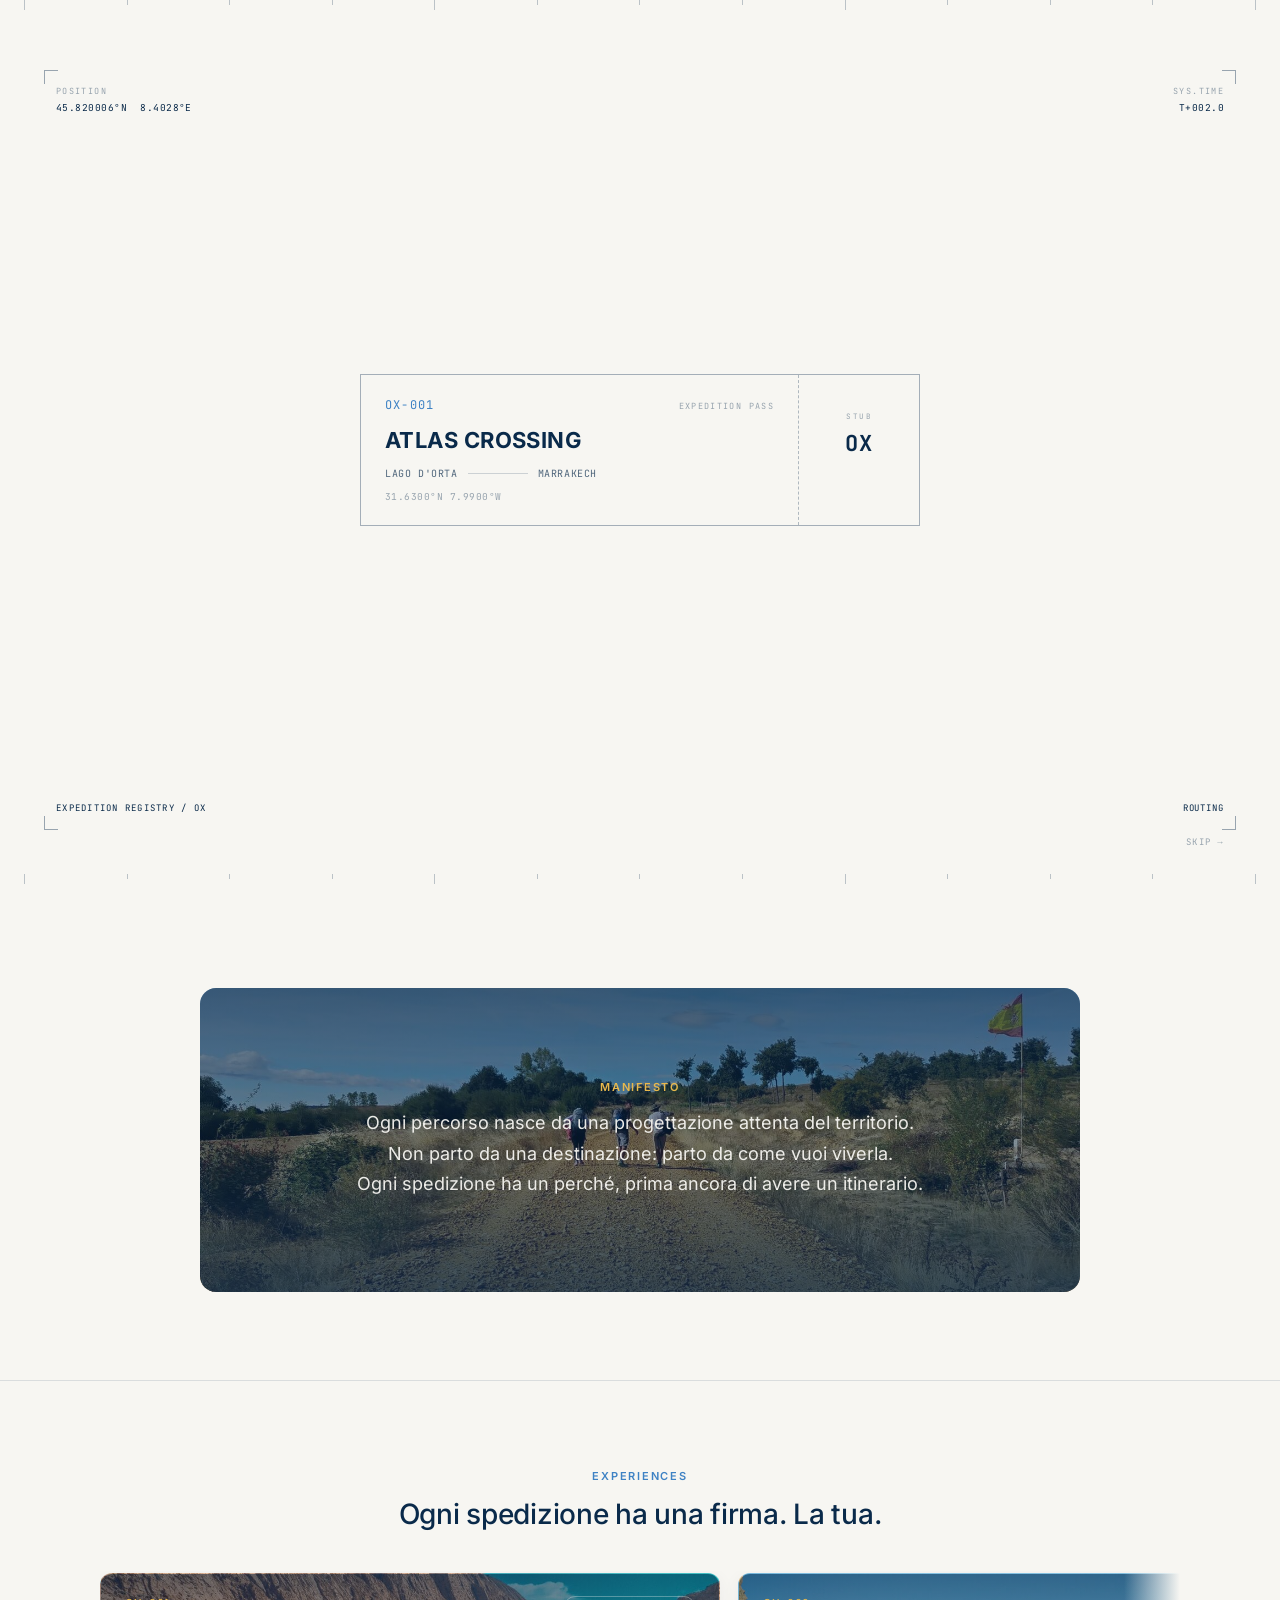
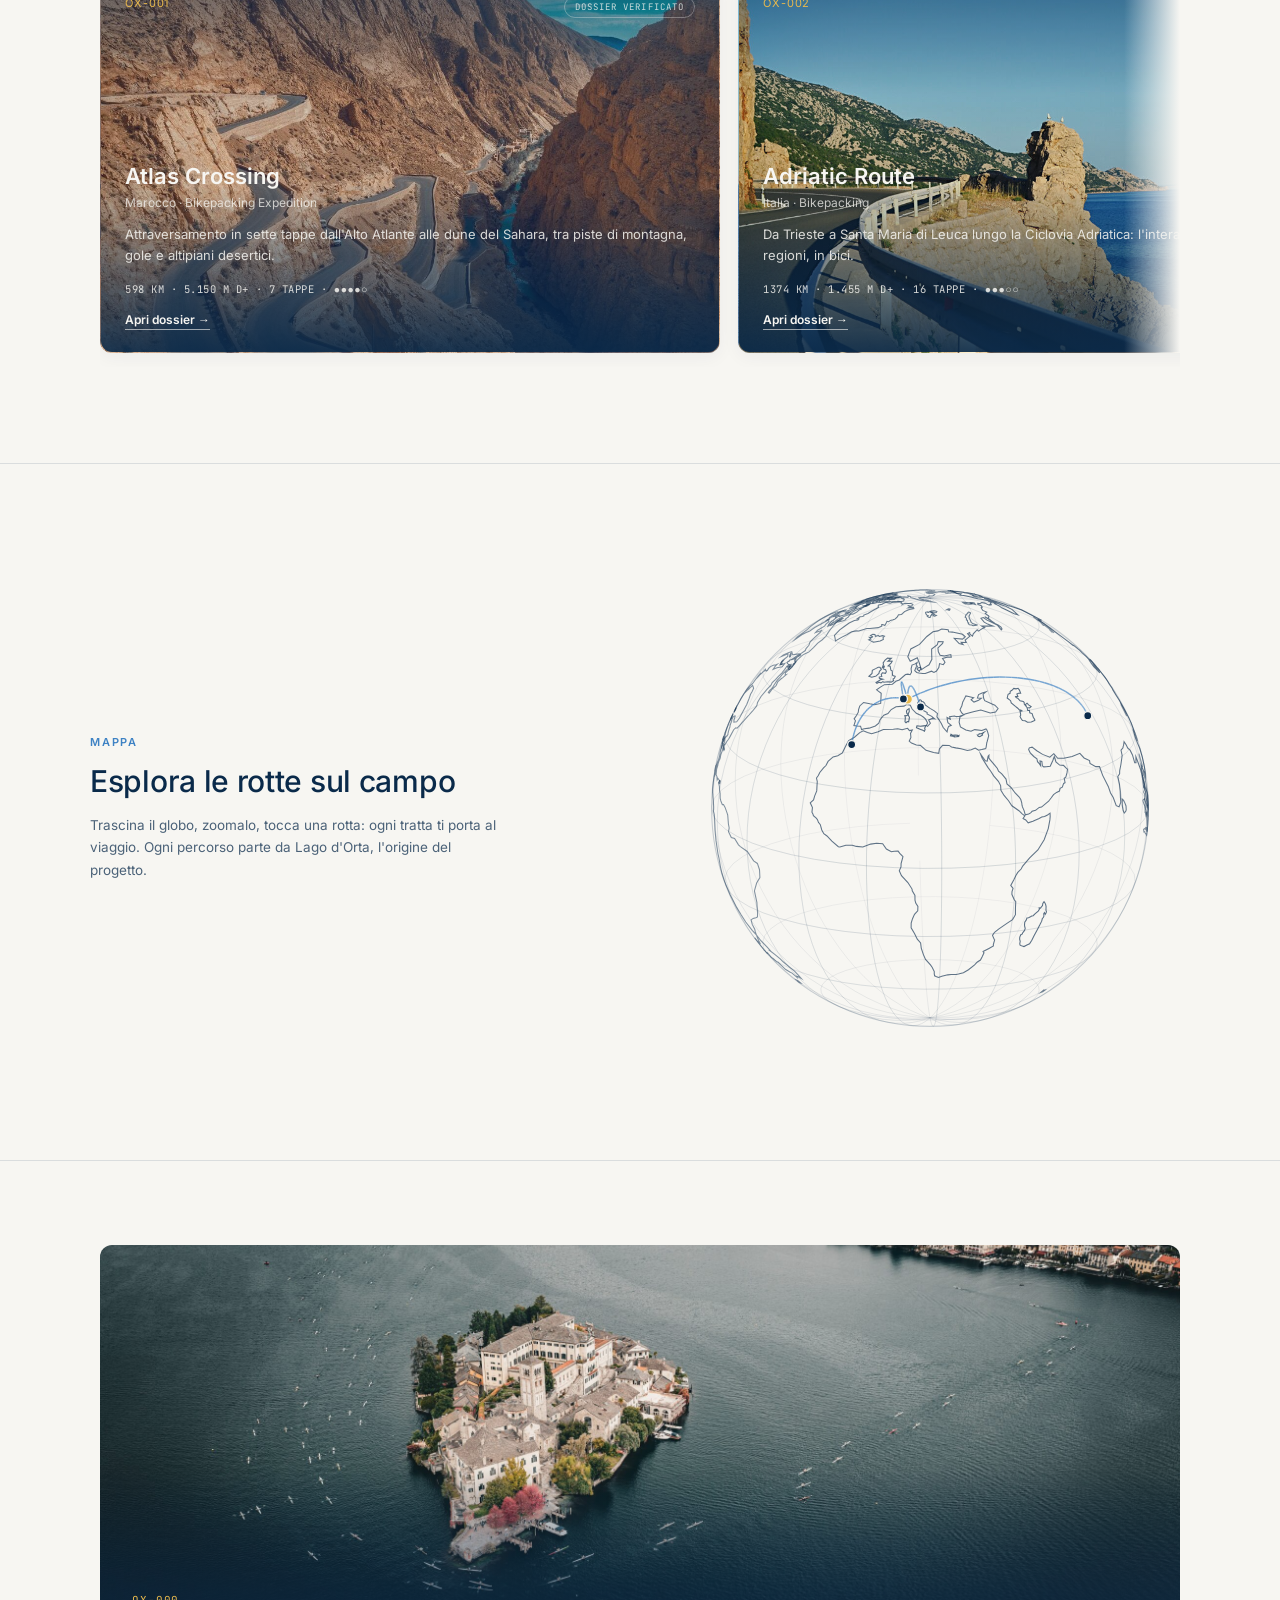
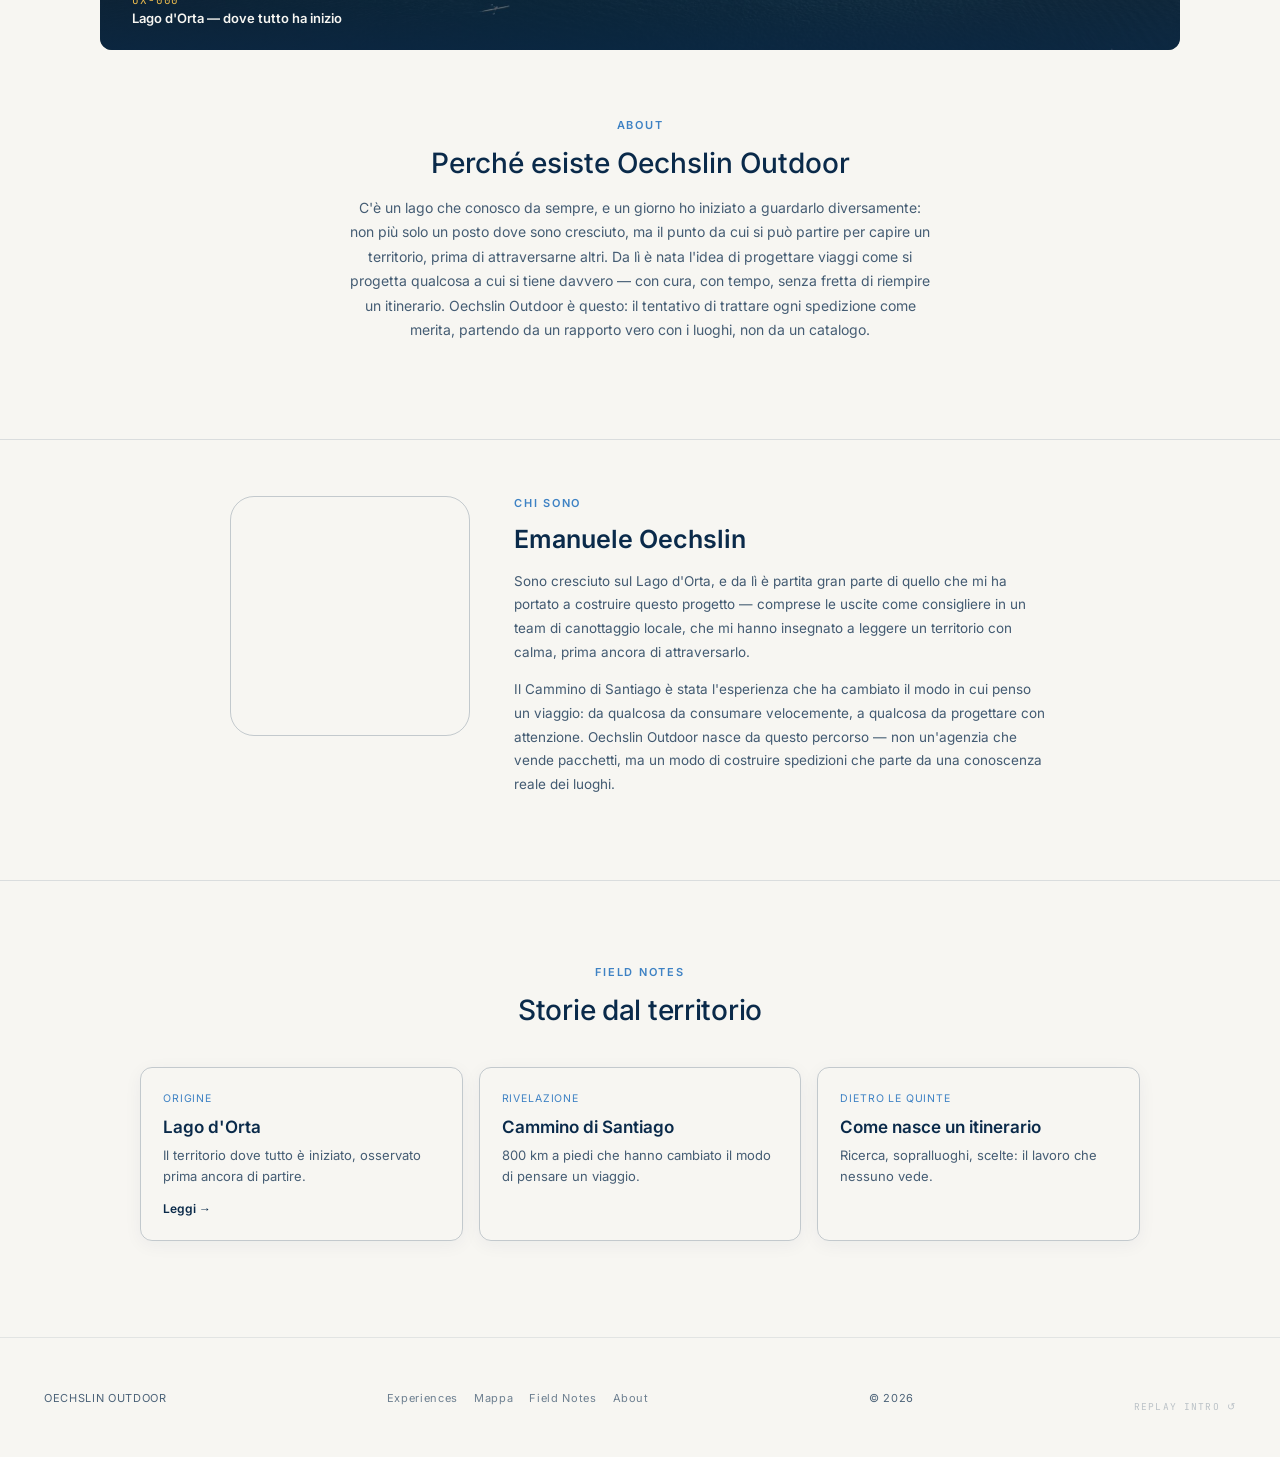
<file: index.html>
<!DOCTYPE html>
<html lang="it">
<head>
<meta charset="UTF-8">
<meta name="viewport" content="width=device-width, initial-scale=1.0">
<title>Oechslin Outdoor — Viaggi outdoor progettati nei dettagli</title>
<meta name="description" content="Oechslin Outdoor progetta trekking, bikepacking e spedizioni outdoor su misura, partendo da una conoscenza reale del territorio.">
<!-- TODO: sostituire https://oechslinoutdoor.com con il dominio definitivo -->
<link rel="canonical" href="https://oechslinoutdoor.com/">

<link rel="icon" href="favicon.ico" sizes="any">
<link rel="apple-touch-icon" href="apple-touch-icon.png">

<!-- TODO: sostituire https://oechslinoutdoor.com con il dominio definitivo -->
<meta property="og:type" content="website">
<meta property="og:url" content="https://oechslinoutdoor.com/">
<meta property="og:title" content="Oechslin Outdoor — Viaggi outdoor progettati nei dettagli">
<meta property="og:description" content="Oechslin Outdoor progetta trekking, bikepacking e spedizioni outdoor su misura, partendo da una conoscenza reale del territorio.">
<!-- TODO: og:image è un placeholder generico — sostituire con una foto reale quando disponibile -->
<meta property="og:image" content="https://oechslinoutdoor.com/og-image.png">

<link rel="stylesheet" href="fonts.css">
<link rel="stylesheet" href="style.css">
</head>
<body>
<div class="boot-overlay" id="bootOverlay">

  <div class="boot-ruler boot-ruler--top" id="bootRulerTop" aria-hidden="true"></div>
  <div class="boot-ruler boot-ruler--bottom" id="bootRulerBottom" aria-hidden="true"></div>

  <div class="boot-corner boot-corner--tl"></div>
  <div class="boot-corner boot-corner--tr"></div>
  <div class="boot-corner boot-corner--bl"></div>
  <div class="boot-corner boot-corner--br"></div>

  <div class="boot-hud boot-hud--tl" aria-hidden="true">
    <div class="boot-hud-label">POSITION</div>
    <div id="bootCoord">45.8206°N&nbsp;&nbsp;8.4028°E</div>
  </div>
  <div class="boot-hud boot-hud--tr" aria-hidden="true">
    <div class="boot-hud-label">SYS.TIME</div>
    <div>T+<span id="bootTime">00:00.0</span></div>
  </div>
  <div class="boot-hud boot-hud--bl" aria-hidden="true">EXPEDITION REGISTRY / OX</div>
  <div class="boot-hud boot-hud--br" id="bootStatus" aria-hidden="true">STANDBY</div>

  <div class="boot-ticket" id="bootTicket" aria-hidden="true">
    <div class="boot-ticket-main">
      <div class="boot-ticket-row boot-ticket-row--top">
        <span class="boot-ticket-code" id="ticketCode">OX-000</span>
        <span class="boot-ticket-tag">EXPEDITION PASS</span>
      </div>
      <div class="boot-ticket-title" id="ticketTitle">LAGO D'ORTA</div>
      <div class="boot-ticket-route">
        <span id="ticketFrom">LAGO D'ORTA</span>
        <span class="boot-ticket-route-line"></span>
        <span id="ticketTo">ORIGIN</span>
      </div>
      <div class="boot-ticket-coord" id="ticketCoord">45.8206°N&nbsp;&nbsp;8.4028°E</div>
    </div>
    <div class="boot-ticket-perf" aria-hidden="true"></div>
    <div class="boot-ticket-stub">
      <span class="boot-ticket-stub-label">STUB</span>
      <span class="boot-ticket-stub-ox" id="ticketStubOx">OX</span>
      <span class="boot-ticket-stub-final" id="ticketStubFinal">OECHSLIN OUTDOOR</span>
    </div>
  </div>

  <button class="boot-skip" id="bootSkip">Skip →</button>
</div>


<header class="topbar">
  <span class="topbar-mark">OX</span>

  <nav class="main-nav" id="mainNav">
    <a href="#experiences">Experiences</a>
    <a href="#map">Mappa</a>
    <a href="#field-notes">Field Notes</a>
    <a href="#about">About</a>
    <a href="#contact">Contact</a>
  </nav>

  <button class="nav-toggle" id="navToggle" aria-label="Apri menu" aria-expanded="false">
    <span></span><span></span><span></span>
  </button>
</header>

<section class="hero" style="background-image:url('img/hero-bg.jpg');">
  <div class="hero-content">
    <span class="hero-ox-tag" id="heroOxTag">OX</span>
    <span class="hero-eyebrow neon-text" id="heroEyebrow">Expedition Operating System</span>
    <h1 id="heroName" class="neon-text neon-text--wordmark">OECHSLIN OUTDOOR</h1>
    <p id="heroTagline" class="neon-text">Trekking, bikepacking, spedizioni outdoor: progettati nei minimi dettagli. Mai lasciati al caso.</p>
    <div class="scroll-hint visible" id="scrollHint"><span>SCROLL</span><span class="scroll-line"></span></div>
  </div>
</section>

<section class="manifesto reveal">
  <div class="manifesto-frame" style="background-image:url('img/cammino_1.jpg');">
    <span class="eyebrow">Manifesto</span>
    <p>Ogni percorso nasce da una progettazione attenta del territorio.<br>
    Non parto da una destinazione: parto da come vuoi viverla.<br>
    Ogni spedizione ha un perché, prima ancora di avere un itinerario.</p>
  </div>
</section>

<section class="experiences reveal" id="experiences">
  <div class="section-head">
    <span class="eyebrow">Experiences</span>
    <h2>Ogni spedizione ha una firma. La tua.</h2>
  </div>
  <div class="exp-carousel" id="expCarousel">
    <div class="exp-grid" id="expGrid"></div>
  </div>
</section>

<section class="map-section reveal" id="map">
  <div class="map-grid">
    <div class="map-text">
      <span class="eyebrow">Mappa</span>
      <h2>Esplora le rotte sul campo</h2>
      <p>Trascina il globo, zoomalo, tocca una rotta: ogni tratta ti porta al viaggio. Ogni percorso parte da Lago d'Orta, l'origine del progetto.</p>
    </div>

    <div class="globe-wrap" id="globeWrap">
      <canvas class="globe-canvas" id="globeCanvas"></canvas>
      <div class="globe-label" id="globeLabel">
        <span class="gl-title">—</span>
        <span class="gl-meta">—</span>
      </div>
    </div>
  </div>
</section>

<section class="about-section reveal" id="about">
  <div class="about-photo">
    <img src="img/isola_orta.jpg" alt="Isola di San Giulio, Lago d'Orta">
    <div class="about-photo-caption">
      <span class="about-photo-code">OX-000</span>
      <span class="about-photo-label">Lago d'Orta — dove tutto ha inizio</span>
    </div>
  </div>
  <div class="about-inner">￼
    <span class="eyebrow">About</span>
    <h2>Perché esiste Oechslin Outdoor</h2>
    <p>C'è un lago che conosco da sempre, e un giorno ho iniziato a guardarlo diversamente: non più solo un posto dove sono cresciuto, ma il punto da cui si può partire per capire un territorio, prima di attraversarne altri. Da lì è nata l'idea di progettare viaggi come si progetta qualcosa a cui si tiene davvero — con cura, con tempo, senza fretta di riempire un itinerario. Oechslin Outdoor è questo: il tentativo di trattare ogni spedizione come merita, partendo da un rapporto vero con i luoghi, non da un catalogo.</p>
  </div>
</section>

<section class="founder-section reveal" id="founder">
  <div class="founder-grid">
    <div class="founder-portrait" aria-hidden="true">
      <video class="founder-video" id="founderVideo" src="video/ema_video.mp4" muted playsinline preload="metadata"></video>
    </div>
    <div class="founder-text">
      <span class="eyebrow">Chi sono</span>
      <h2>Emanuele Oechslin</h2>
      <p>Sono cresciuto sul Lago d'Orta, e da lì è partita gran parte di quello che mi ha portato a costruire questo progetto — comprese le uscite come consigliere in un team di canottaggio locale, che mi hanno insegnato a leggere un territorio con calma, prima ancora di attraversarlo.</p>
      <p>Il Cammino di Santiago è stata l'esperienza che ha cambiato il modo in cui penso un viaggio: da qualcosa da consumare velocemente, a qualcosa da progettare con attenzione. Oechslin Outdoor nasce da questo percorso — non un'agenzia che vende pacchetti, ma un modo di costruire spedizioni che parte da una conoscenza reale dei luoghi.</p>
    </div>
  </div>
</section>

<section class="field-notes reveal" id="field-notes">
  <div class="section-head">
    <span class="eyebrow">Field Notes</span>
    <h2>Storie dal territorio</h2>
  </div>
  <div class="notes-grid" id="notesGrid"></div>
</section>

<footer class="footer" id="contact">
  <span>OECHSLIN OUTDOOR</span>
  <nav class="footer-nav">
    <a href="#experiences">Experiences</a>
    <a href="#map">Mappa</a>
    <a href="#field-notes">Field Notes</a>
    <a href="#about">About</a>
  </nav>
  <span>© 2026</span>
  <button class="replay-intro-btn">Replay intro ↺</button>
</footer>

<script src="land_data.js"></script>
<script src="expeditions-data.js"></script>
<script src="boot-intro.js"framer motion></script>
<script src="script.js"></script>
</body>
</html>
</file>
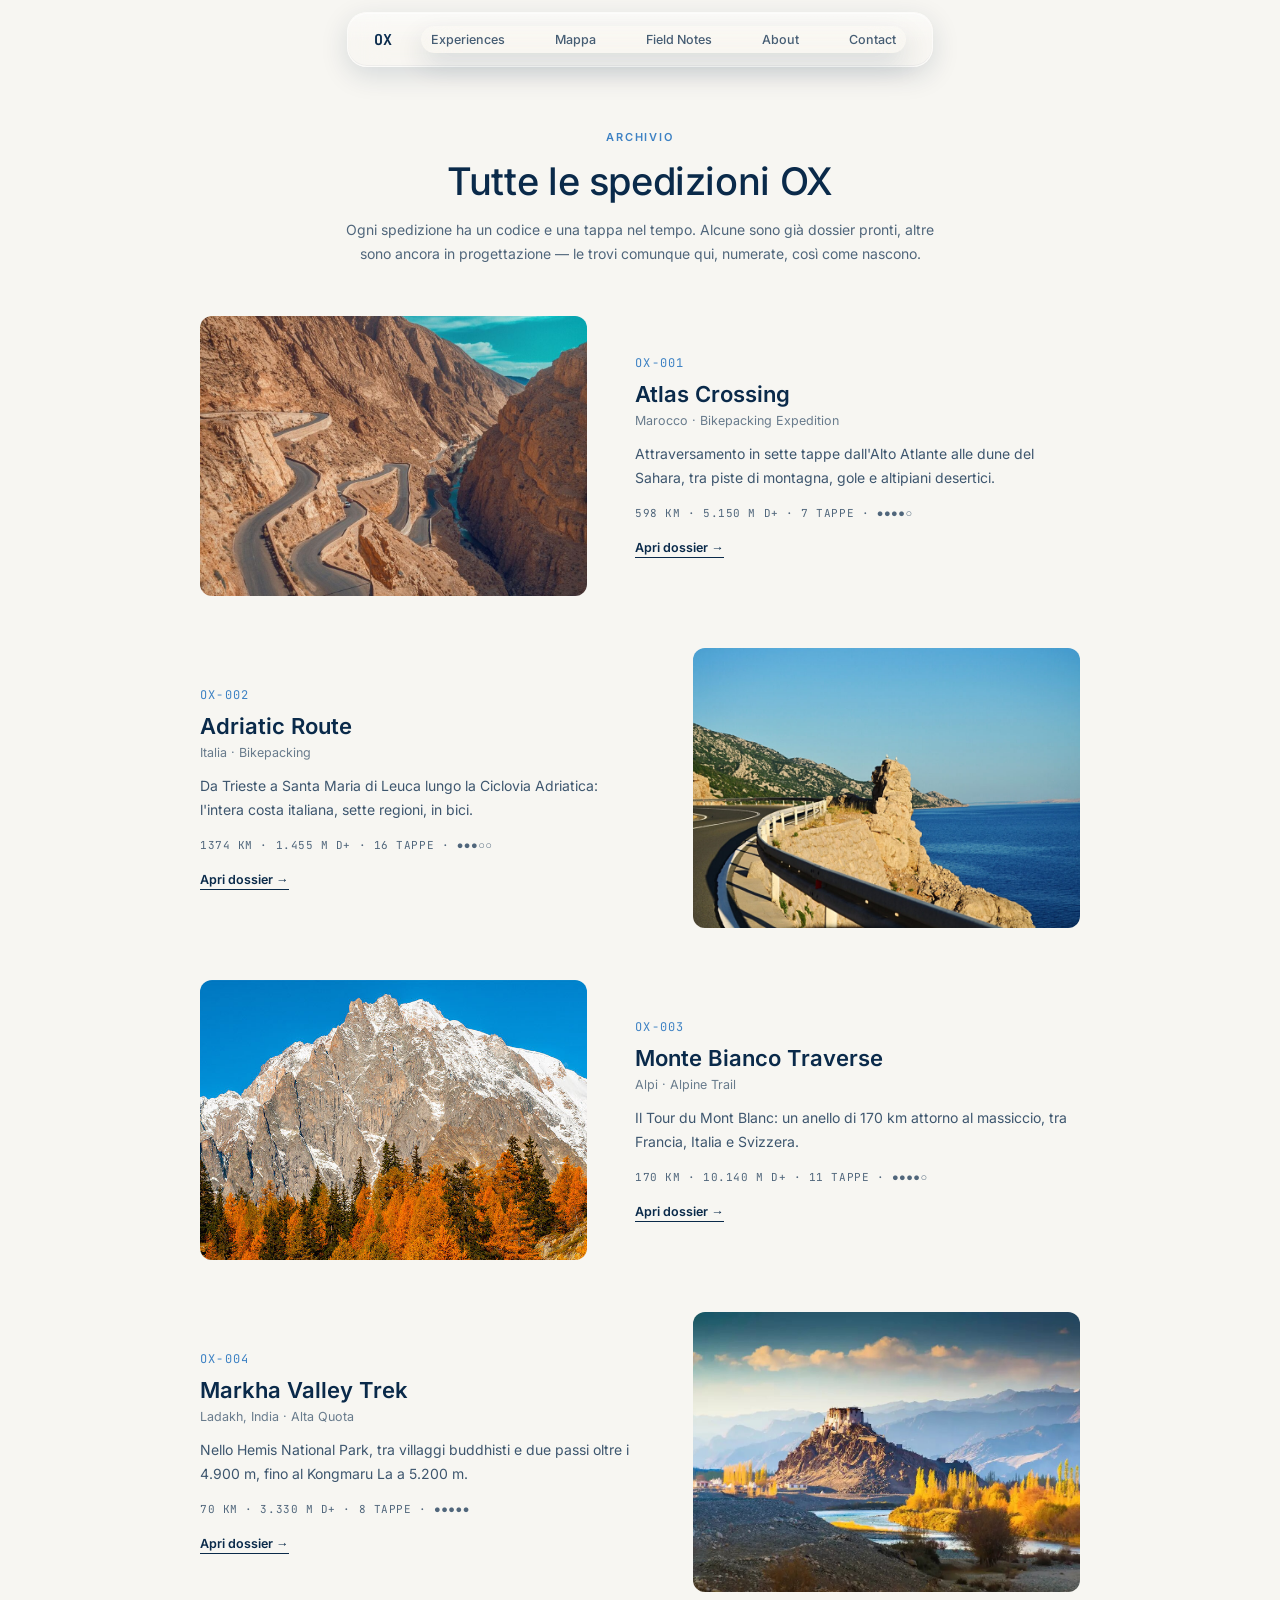
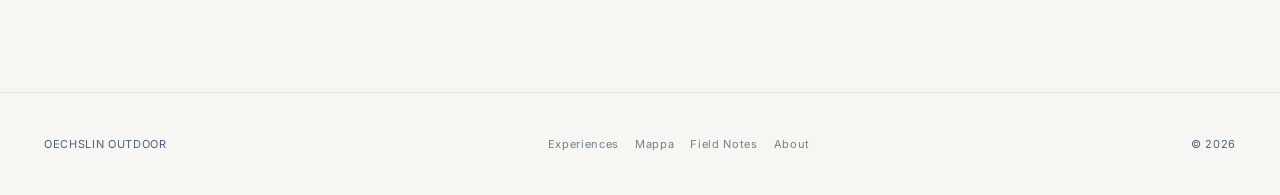
<file: expeditions/index.html>
<!DOCTYPE html>
<html lang="it">
<head>
<meta charset="UTF-8">
<meta name="viewport" content="width=device-width, initial-scale=1.0">
<title>Tutte le spedizioni — Oechslin Outdoor</title>
<meta name="description" content="L'archivio completo e numerato delle spedizioni Oechslin Outdoor: OX-001, OX-002 e le prossime in progettazione.">
<!-- TODO: sostituire https://oechslinoutdoor.com con il dominio definitivo -->
<link rel="canonical" href="https://oechslinoutdoor.com/expeditions/">

<link rel="icon" href="../favicon.ico" sizes="any">
<link rel="apple-touch-icon" href="../apple-touch-icon.png">

<!-- TODO: sostituire https://oechslinoutdoor.com con il dominio definitivo -->
<meta property="og:type" content="website">
<meta property="og:url" content="https://oechslinoutdoor.com/expeditions/">
<meta property="og:title" content="Tutte le spedizioni — Oechslin Outdoor">
<meta property="og:description" content="L'archivio completo e numerato delle spedizioni Oechslin Outdoor: OX-001, OX-002 e le prossime in progettazione.">
<meta property="og:image" content="https://oechslinoutdoor.com/og-image.png">

<link rel="stylesheet" href="../fonts.css">
<link rel="stylesheet" href="../style.css">
</head>
<body>

<header class="topbar">
  <a href="../index.html" class="topbar-mark">OX</a>

  <nav class="main-nav" id="mainNav">
    <a href="../index.html#experiences">Experiences</a>
    <a href="../index.html#map">Mappa</a>
    <a href="../index.html#field-notes">Field Notes</a>
    <a href="../index.html#about">About</a>
    <a href="../index.html#contact">Contact</a>
  </nav>

  <button class="nav-toggle" id="navToggle" aria-label="Apri menu" aria-expanded="false">
    <span></span><span></span><span></span>
  </button>
</header>

<section class="exp-index-hero">
  <span class="eyebrow">Archivio</span>
  <h1>Tutte le spedizioni OX</h1>
  <p>Ogni spedizione ha un codice e una tappa nel tempo. Alcune sono già dossier pronti, altre sono ancora in progettazione — le trovi comunque qui, numerate, così come nascono.</p>
</section>

<div class="exp-list" id="expList"></div>

<footer class="footer" id="contact">
  <span>OECHSLIN OUTDOOR</span>
  <nav class="footer-nav">
    <a href="../index.html#experiences">Experiences</a>
    <a href="../index.html#map">Mappa</a>
    <a href="../index.html#field-notes">Field Notes</a>
    <a href="../index.html#about">About</a>
  </nav>
  <span>© 2026</span>
</footer>

<script src="../expeditions-data.js"></script>
<script>
  document.getElementById('navToggle').addEventListener('click', () => {
    const nav = document.getElementById('mainNav');
    const open = nav.classList.toggle('open');
    document.getElementById('navToggle').setAttribute('aria-expanded', open ? 'true' : 'false');
  });

  /* stessa logica del carosello in home: card foto-led se c'è un
     dossier pronto, stato onesto "in fase di progettazione" se no —
     nessuna spedizione viene nascosta, solo trattata per quello che è. */
  function renderExpeditionList(){
    const list = document.getElementById('expList');
    EXPEDITIONS.filter(e => !e.isOrigin).forEach(exp => {
      // "ready" = esiste un dossier reale da aprire (href), indipendentemente
      // dal fatto che ci sia già una foto o solo dati/percorso di ricerca
      const ready = !!exp.href;
      const hasPhoto = !!exp.photo;
      const row = document.createElement(ready ? 'a' : 'div');
      row.className = 'exp-row reveal' + (ready ? ' exp-row--ready' : ' exp-row--pending');
      row.id = exp.code;
      if(ready) row.href = '../' + exp.href;

      const mediaHTML = hasPhoto
        ? `<div class="exp-row-media"><img src="../${exp.photo}" alt="${exp.title}"></div>`
        : `<div class="exp-row-media exp-row-media--placeholder" aria-hidden="true">${exp.code}</div>`;

      let statsOrStatus = '<span class="exp-row-status">In fase di progettazione</span>';
      if(exp.stats){
        const s = exp.stats;
        const difficultyDots = '●'.repeat(s.difficulty) + '○'.repeat(5 - s.difficulty);
        statsOrStatus = `<div class="exp-row-stats">${s.km} KM · ${s.elevation.toLocaleString('it-IT')} M D+ · ${s.stages} TAPPE · ${difficultyDots}</div>`;
        if(ready) statsOrStatus += `<span class="exp-row-link">Apri dossier →</span>`;
      }

      row.innerHTML = `
        ${mediaHTML}
        <div class="exp-row-text">
          <span class="exp-row-code">${exp.code}</span>
          <h2>${exp.title}</h2>
          <span class="exp-row-sub">${exp.subtitle}</span>
          <p class="exp-row-desc">${exp.description}</p>
          ${statsOrStatus}
        </div>
      `;
      list.appendChild(row);
    });
  }

  function initScrollReveal(){
    const targets = document.querySelectorAll('.reveal');
    const observer = new IntersectionObserver((entries) => {
      entries.forEach(entry => {
        if(entry.isIntersecting) entry.target.classList.add('in-view');
      });
    }, { threshold: 0.12 });
    targets.forEach(t => observer.observe(t));
  }

  renderExpeditionList();
  initScrollReveal();
</script>
</body>
</html>
</file>
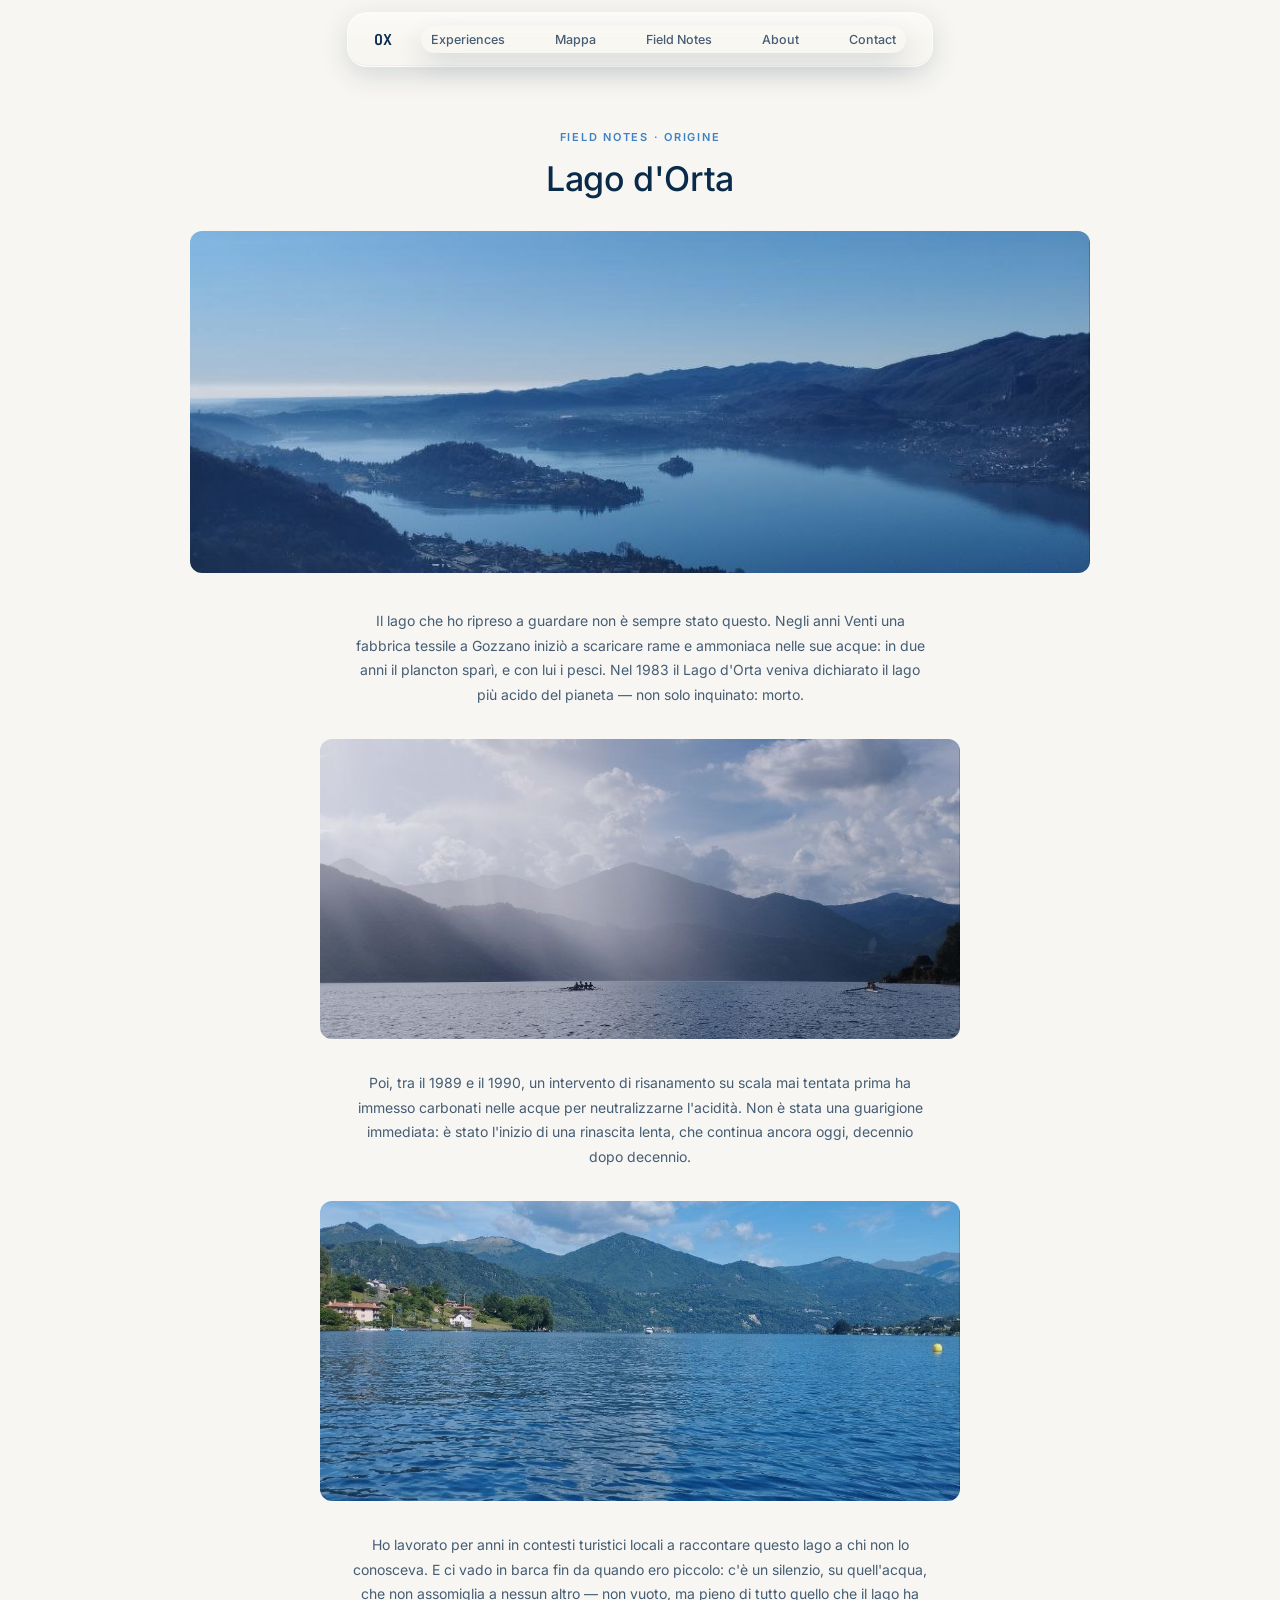
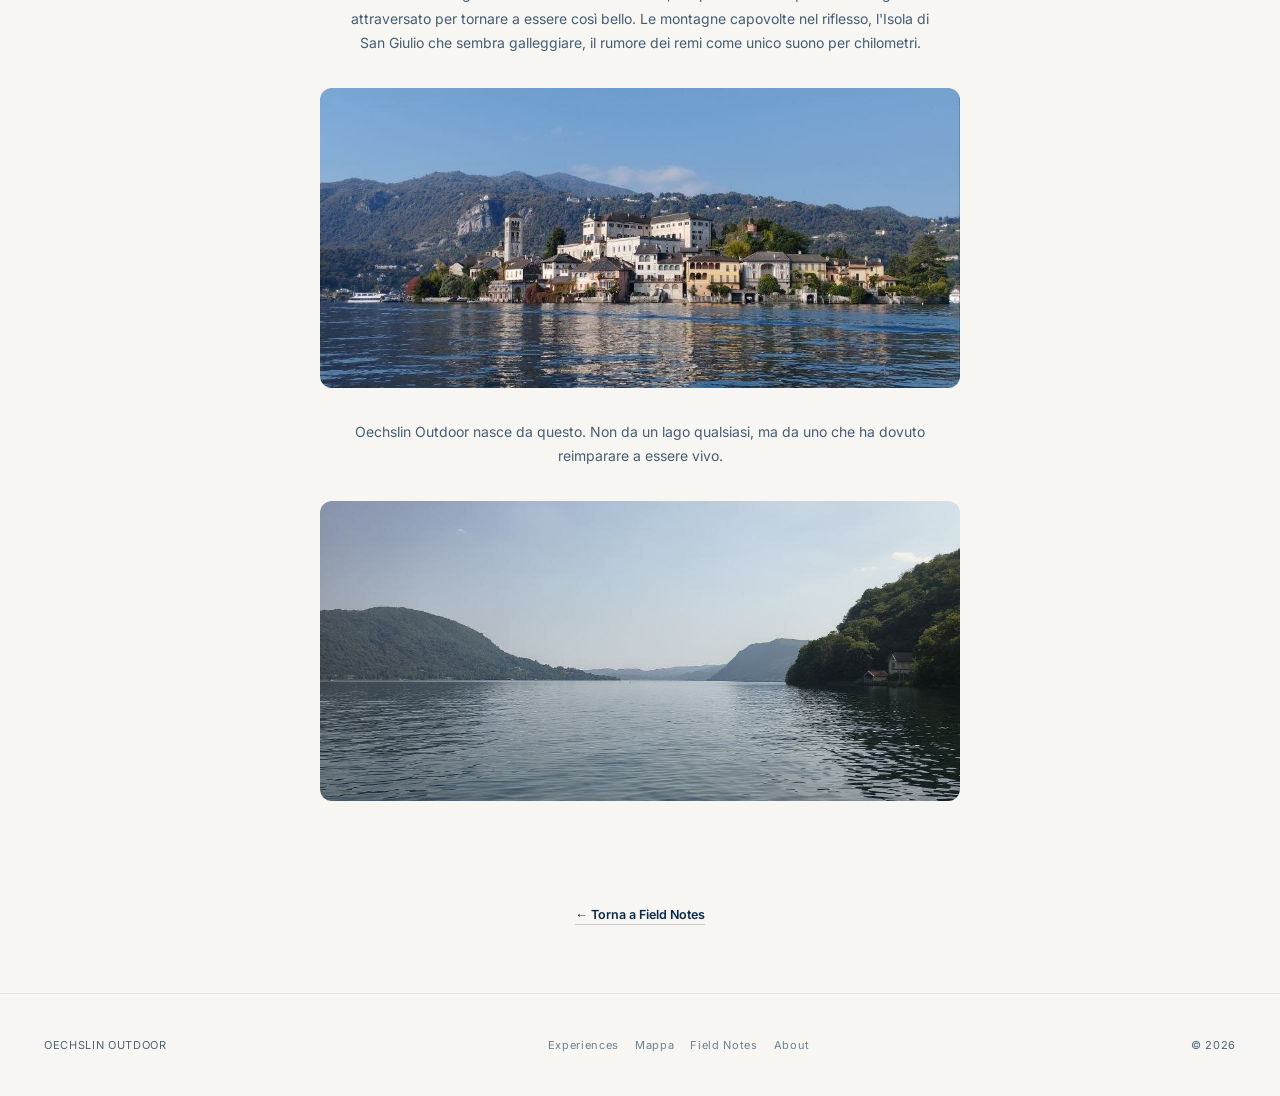
<file: field-notes/lago-dorta/index.html>
<!DOCTYPE html>
<html lang="it">
<head>
<meta charset="UTF-8">
<meta name="viewport" content="width=device-width, initial-scale=1.0">
<title>Lago d'Orta — Field Notes — Oechslin Outdoor</title>
<meta name="description" content="La storia vera del Lago d'Orta: dichiarato il lago più acido del pianeta nel 1983, oggi in una lenta rinascita. Il territorio da cui nasce Oechslin Outdoor.">
<!-- TODO: sostituire https://oechslinoutdoor.com con il dominio definitivo -->
<link rel="canonical" href="https://oechslinoutdoor.com/field-notes/lago-dorta/">

<link rel="icon" href="../../favicon.ico" sizes="any">
<link rel="apple-touch-icon" href="../../apple-touch-icon.png">

<meta property="og:type" content="article">
<meta property="og:url" content="https://oechslinoutdoor.com/field-notes/lago-dorta/">
<meta property="og:title" content="Lago d'Orta — Field Notes — Oechslin Outdoor">
<meta property="og:description" content="La storia vera del Lago d'Orta: dichiarato il lago più acido del pianeta nel 1983, oggi in una lenta rinascita. Il territorio da cui nasce Oechslin Outdoor.">
<!-- TODO: og:image è un placeholder generico — sostituire con una foto reale quando disponibile -->
<meta property="og:image" content="https://oechslinoutdoor.com/og-image.png">

<link rel="stylesheet" href="../../fonts.css">
<link rel="stylesheet" href="../../style.css">
</head>
<body>

<header class="topbar">
  <a href="../../index.html" class="topbar-mark">OX</a>

  <nav class="main-nav" id="mainNav">
    <a href="../../index.html#experiences">Experiences</a>
    <a href="../../index.html#map">Mappa</a>
    <a href="../../index.html#field-notes">Field Notes</a>
    <a href="../../index.html#about">About</a>
    <a href="../../index.html#contact">Contact</a>
  </nav>

  <button class="nav-toggle" id="navToggle" aria-label="Apri menu" aria-expanded="false">
    <span></span><span></span><span></span>
  </button>
</header>

<section class="note-head reveal">
  <span class="eyebrow">Field Notes · Origine</span>
  <h1>Lago d'Orta</h1>
</section>

<section class="note-article reveal">
  <div class="note-hero-photo">
    <img src="img/orta_3.jpg" alt="Il Lago d'Orta visto dall'alto, con l'Isola di San Giulio e il paese di Orta San Giulio sulla sponda">
  </div>

  <div class="about-inner">
    <p>Il lago che ho ripreso a guardare non è sempre stato questo. Negli anni Venti una fabbrica tessile a Gozzano iniziò a scaricare rame e ammoniaca nelle sue acque: in due anni il plancton sparì, e con lui i pesci. Nel 1983 il Lago d'Orta veniva dichiarato il lago più acido del pianeta — non solo inquinato: morto.</p>
  </div>

  <div class="note-photo">
    <img src="img/orta_1.jpg" alt="La prua di una barca sul Lago d'Orta, con canottieri in acqua e le montagne sullo sfondo">
  </div>

  <div class="about-inner">
    <p>Poi, tra il 1989 e il 1990, un intervento di risanamento su scala mai tentata prima ha immesso carbonati nelle acque per neutralizzarne l'acidità. Non è stata una guarigione immediata: è stato l'inizio di una rinascita lenta, che continua ancora oggi, decennio dopo decennio.</p>
  </div>

  <div class="note-photo">
    <img src="img/orta_4.jpg" alt="Il Lago d'Orta visto dalla barca, tra le montagne e le nuvole">
  </div>

  <div class="about-inner">
    <p>Ho lavorato per anni in contesti turistici locali a raccontare questo lago a chi non lo conosceva. E ci vado in barca fin da quando ero piccolo: c'è un silenzio, su quell'acqua, che non assomiglia a nessun altro — non vuoto, ma pieno di tutto quello che il lago ha attraversato per tornare a essere così bello. Le montagne capovolte nel riflesso, l'Isola di San Giulio che sembra galleggiare, il rumore dei remi come unico suono per chilometri.</p>
  </div>

  <div class="note-photo">
    <img src="img/orta_2.jpg" alt="L'Isola di San Giulio riflessa nell'acqua calma del lago">
  </div>

  <div class="about-inner">
    <p>Oechslin Outdoor nasce da questo. Non da un lago qualsiasi, ma da uno che ha dovuto reimparare a essere vivo.</p>
  </div>

  <div class="note-photo">
    <img src="img/orta_5.jpg" alt="La poppa di una barca sul lago, tra le colline che si stringono attorno all'acqua">
  </div>
</section>

<section class="note-back reveal">
  <a href="../../index.html#field-notes" class="note-back-link">← Torna a Field Notes</a>
</section>

<footer class="footer" id="contact">
  <span>OECHSLIN OUTDOOR</span>
  <nav class="footer-nav">
    <a href="../../index.html#experiences">Experiences</a>
    <a href="../../index.html#map">Mappa</a>
    <a href="../../index.html#field-notes">Field Notes</a>
    <a href="../../index.html#about">About</a>
  </nav>
  <span>© 2026</span>
</footer>

<script>
  document.getElementById('navToggle').addEventListener('click', () => {
    const nav = document.getElementById('mainNav');
    const open = nav.classList.toggle('open');
    document.getElementById('navToggle').setAttribute('aria-expanded', open ? 'true' : 'false');
  });

  function initScrollReveal(){
    const targets = document.querySelectorAll('.reveal');
    const observer = new IntersectionObserver((entries) => {
      entries.forEach(entry => {
        if(entry.isIntersecting) entry.target.classList.add('in-view');
      });
    }, { threshold: 0.12 });
    targets.forEach(t => observer.observe(t));
  }
  initScrollReveal();
</script>
</body>
</html>
</file>
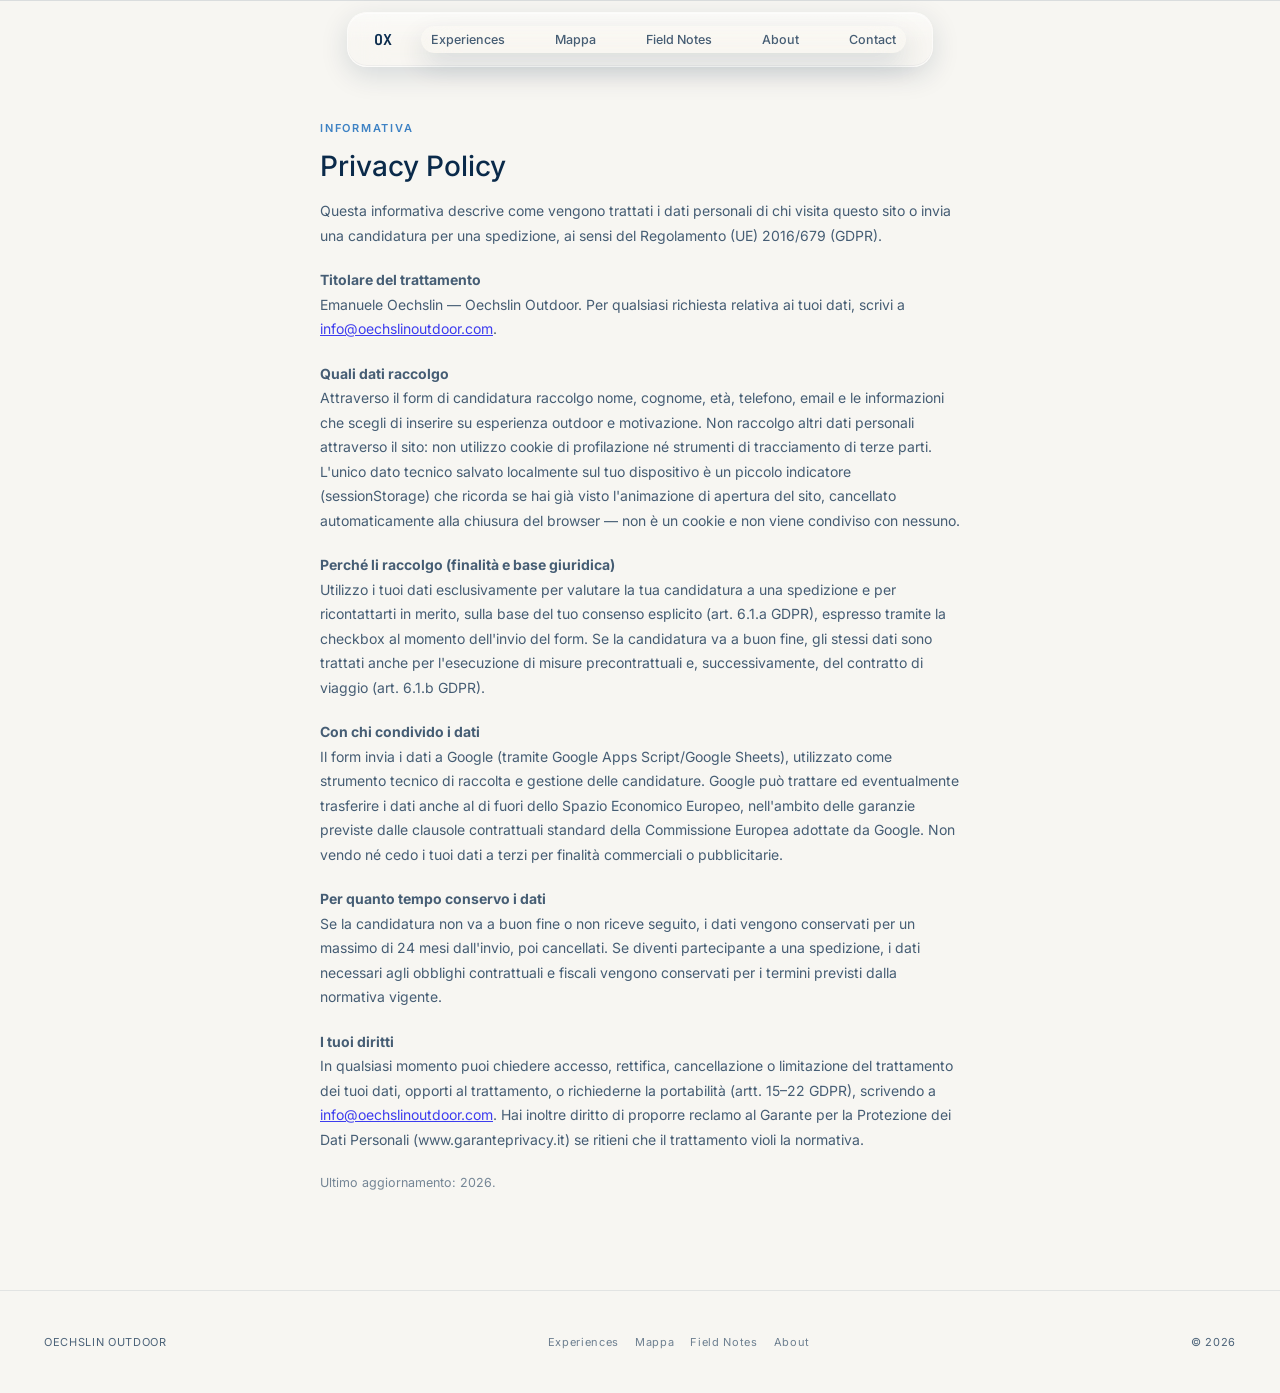
<file: privacy.html>
<!DOCTYPE html>
<html lang="it">
<head>
<meta charset="UTF-8">
<meta name="viewport" content="width=device-width, initial-scale=1.0">
<title>Privacy Policy — Oechslin Outdoor</title>
<meta name="description" content="Informativa sulla privacy di Oechslin Outdoor.">
<meta name="robots" content="noindex">
<!-- TODO: sostituire https://oechslinoutdoor.com con il dominio definitivo -->
<link rel="canonical" href="https://oechslinoutdoor.com/privacy.html">

<link rel="icon" href="favicon.ico" sizes="any">
<link rel="apple-touch-icon" href="apple-touch-icon.png">

<!-- TODO: sostituire https://oechslinoutdoor.com con il dominio definitivo -->
<meta property="og:type" content="website">
<meta property="og:url" content="https://oechslinoutdoor.com/privacy.html">
<meta property="og:title" content="Privacy Policy — Oechslin Outdoor">
<meta property="og:description" content="Informativa sulla privacy di Oechslin Outdoor.">
<meta property="og:image" content="https://oechslinoutdoor.com/og-image.png">

<link rel="stylesheet" href="fonts.css">
<link rel="stylesheet" href="style.css">
</head>
<body>

<header class="topbar">
  <a href="index.html" class="topbar-mark">OX</a>

  <nav class="main-nav" id="mainNav">
    <a href="index.html#experiences">Experiences</a>
    <a href="index.html#map">Mappa</a>
    <a href="index.html#field-notes">Field Notes</a>
    <a href="index.html#about">About</a>
    <a href="index.html#contact">Contact</a>
  </nav>

  <button class="nav-toggle" id="navToggle" aria-label="Apri menu" aria-expanded="false">
    <span></span><span></span><span></span>
  </button>
</header>

<section class="about-section" style="padding-top:120px;">
  <div class="about-inner" style="max-width:640px; text-align:left;">
    <span class="eyebrow">Informativa</span>
    <h2>Privacy Policy</h2>

    <p style="margin-bottom:20px;">
      Questa informativa descrive come vengono trattati i dati personali di chi visita questo sito o invia una candidatura per una spedizione, ai sensi del Regolamento (UE) 2016/679 (GDPR).
    </p>

    <p style="margin-bottom:20px;">
      <strong>Titolare del trattamento</strong><br>
      <!-- TODO: sostituire con ragione sociale/nome, indirizzo e P.IVA definitivi non appena formalizzata l'attività -->
      Emanuele Oechslin — Oechslin Outdoor. Per qualsiasi richiesta relativa ai tuoi dati, scrivi a <a href="mailto:info@oechslinoutdoor.com">info@oechslinoutdoor.com</a>.
    </p>

    <p style="margin-bottom:20px;">
      <strong>Quali dati raccolgo</strong><br>
      Attraverso il form di candidatura raccolgo nome, cognome, età, telefono, email e le informazioni che scegli di inserire su esperienza outdoor e motivazione. Non raccolgo altri dati personali attraverso il sito: non utilizzo cookie di profilazione né strumenti di tracciamento di terze parti. L'unico dato tecnico salvato localmente sul tuo dispositivo è un piccolo indicatore (sessionStorage) che ricorda se hai già visto l'animazione di apertura del sito, cancellato automaticamente alla chiusura del browser — non è un cookie e non viene condiviso con nessuno.
    </p>

    <p style="margin-bottom:20px;">
      <strong>Perché li raccolgo (finalità e base giuridica)</strong><br>
      Utilizzo i tuoi dati esclusivamente per valutare la tua candidatura a una spedizione e per ricontattarti in merito, sulla base del tuo consenso esplicito (art. 6.1.a GDPR), espresso tramite la checkbox al momento dell'invio del form. Se la candidatura va a buon fine, gli stessi dati sono trattati anche per l'esecuzione di misure precontrattuali e, successivamente, del contratto di viaggio (art. 6.1.b GDPR).
    </p>

    <p style="margin-bottom:20px;">
      <strong>Con chi condivido i dati</strong><br>
      Il form invia i dati a Google (tramite Google Apps Script/Google Sheets), utilizzato come strumento tecnico di raccolta e gestione delle candidature. Google può trattare ed eventualmente trasferire i dati anche al di fuori dello Spazio Economico Europeo, nell'ambito delle garanzie previste dalle clausole contrattuali standard della Commissione Europea adottate da Google. Non vendo né cedo i tuoi dati a terzi per finalità commerciali o pubblicitarie.
    </p>

    <p style="margin-bottom:20px;">
      <strong>Per quanto tempo conservo i dati</strong><br>
      Se la candidatura non va a buon fine o non riceve seguito, i dati vengono conservati per un massimo di 24 mesi dall'invio, poi cancellati. Se diventi partecipante a una spedizione, i dati necessari agli obblighi contrattuali e fiscali vengono conservati per i termini previsti dalla normativa vigente.
    </p>

    <p style="margin-bottom:20px;">
      <strong>I tuoi diritti</strong><br>
      In qualsiasi momento puoi chiedere accesso, rettifica, cancellazione o limitazione del trattamento dei tuoi dati, opporti al trattamento, o richiederne la portabilità (artt. 15–22 GDPR), scrivendo a <a href="mailto:info@oechslinoutdoor.com">info@oechslinoutdoor.com</a>. Hai inoltre diritto di proporre reclamo al Garante per la Protezione dei Dati Personali (www.garanteprivacy.it) se ritieni che il trattamento violi la normativa.
    </p>

    <p style="opacity:0.55; font-size:12.5px;">
      Ultimo aggiornamento: <!-- TODO: inserire data --> 2026.
    </p>
  </div>
</section>

<footer class="footer" id="contact">
  <span>OECHSLIN OUTDOOR</span>
  <nav class="footer-nav">
    <a href="index.html#experiences">Experiences</a>
    <a href="index.html#map">Mappa</a>
    <a href="index.html#field-notes">Field Notes</a>
    <a href="index.html#about">About</a>
  </nav>
  <span>© 2026</span>
</footer>

<script>
  document.getElementById('navToggle').addEventListener('click', () => {
    const nav = document.getElementById('mainNav');
    const open = nav.classList.toggle('open');
    document.getElementById('navToggle').setAttribute('aria-expanded', open ? 'true' : 'false');
  });
</script>
</body>
</html>
</file>
<file: fonts.css>
/* ==========================================================
   FONTS — self-hosted (niente più richieste a fonts.googleapis.com
   / fonts.gstatic.com: evita di inviare l'IP del visitatore a
   Google prima ancora che interagisca col sito).

   Inter e JetBrains Mono sono font variabili: un solo file copre
   tutti i pesi usati, per questo più @font-face qui sotto puntano
   allo stesso url — è corretto, il browser lo scarica una volta sola.
   Sottoinsieme unicode: solo "latin" (+ "arabic" per Cairo, usato
   nel glitch-swap IT/AR di Atlas Crossing) — niente cirillico/
   greco/vietnamita, non serviva a questo sito.
========================================================== */

@font-face{
  font-family:'Inter';
  font-style:normal;
  font-weight:300 700;
  font-display:swap;
  src:url('fonts/inter-latin-var.woff2') format('woff2');
  unicode-range:U+0000-00FF, U+0131, U+0152-0153, U+02BB-02BC, U+02C6, U+02DA, U+02DC, U+0304, U+0308, U+0329, U+2000-206F, U+20AC, U+2122, U+2191, U+2193, U+2212, U+2215, U+FEFF, U+FFFD;
}

@font-face{
  font-family:'JetBrains Mono';
  font-style:normal;
  font-weight:400 700;
  font-display:swap;
  src:url('fonts/jetbrains-mono-latin-var.woff2') format('woff2');
  unicode-range:U+0000-00FF, U+0131, U+0152-0153, U+02BB-02BC, U+02C6, U+02DA, U+02DC, U+0304, U+0308, U+0329, U+2000-206F, U+20AC, U+2122, U+2191, U+2193, U+2212, U+2215, U+FEFF, U+FFFD;
}

@font-face{
  font-family:'Cairo';
  font-style:normal;
  font-weight:600 800;
  font-display:swap;
  src:url('fonts/cairo-latin-var.woff2') format('woff2');
  unicode-range:U+0000-00FF, U+0131, U+0152-0153, U+02BB-02BC, U+02C6, U+02DA, U+02DC, U+0304, U+0308, U+0329, U+2000-206F, U+20AC, U+2122, U+2191, U+2193, U+2212, U+2215, U+FEFF, U+FFFD;
}

@font-face{
  font-family:'Cairo';
  font-style:normal;
  font-weight:600 800;
  font-display:swap;
  src:url('fonts/cairo-arabic-var.woff2') format('woff2');
  unicode-range:U+0600-06FF, U+0750-077F, U+0870-088E, U+0890-0891, U+0897-08E1, U+08E3-08FF, U+200C-200E, U+2010-2011, U+204F, U+2E41, U+FB50-FDFF, U+FE70-FE74, U+FE76-FEFC, U+102E0-102FB, U+10E60-10E7E, U+10EC2-10EC4, U+10EFC-10EFF, U+1EE00-1EE03, U+1EE05-1EE1F, U+1EE21-1EE22, U+1EE24, U+1EE27, U+1EE29-1EE32, U+1EE34-1EE37, U+1EE39, U+1EE3B, U+1EE42, U+1EE47, U+1EE49, U+1EE4B, U+1EE4D-1EE4F, U+1EE51-1EE52, U+1EE54, U+1EE57, U+1EE59, U+1EE5B, U+1EE5D, U+1EE5F, U+1EE61-1EE62, U+1EE64, U+1EE67-1EE6A, U+1EE6C-1EE72, U+1EE74-1EE77, U+1EE79-1EE7C, U+1EE7E, U+1EE80-1EE89, U+1EE8B-1EE9B, U+1EEA1-1EEA3, U+1EEA5-1EEA9, U+1EEAB-1EEBB, U+1EEF0-1EEF1;
}
</file>
<file: style.css>
/* ==========================================================
   TOKENS
========================================================== */
:root{
  --off-white:#F7F6F2;
  --deep-blue:#0A2A4A;
  --azure:#3E82C4;
  --yellow:#E8B94D;
  --line: rgba(10,42,74,0.12);
  --line-strong: rgba(10,42,74,0.22);
  --sans:'Inter', sans-serif;
  --mono:'JetBrains Mono', ui-monospace, 'SF Mono', Menlo, monospace;
}

*{margin:0;padding:0;box-sizing:border-box;}
html{scroll-behavior:smooth;}
body{
  background:var(--off-white);
  color:var(--deep-blue);
  font-family:var(--sans);
  -webkit-font-smoothing:antialiased;
  overflow-x:hidden;
}

a:focus-visible,
button:focus-visible{
  outline:2px solid var(--azure);
  outline-offset:2px;
}

.eyebrow{
  font-size:11px;
  font-weight:600;
  letter-spacing:0.16em;
  text-transform:uppercase;
  color:var(--azure);
  display:block;
  margin-bottom:14px;
}

/* ==========================================================
   NAV — mobile-first: hamburger by default, full nav from 780px
========================================================== */
.topbar{
  position:fixed;
  /* centrato senza transform: un transform sull'antenato farebbe da
     containing block per i discendenti position:fixed (.main-nav), che
     si stringerebbero alla larghezza di questa pillola invece che allo
     schermo — bug reale, non solo teorico (menu mobile troppo stretto,
     testo dei link che ne usciva fuori). left/right + margin:auto centra
     un box a larghezza max-content senza toccare transform. */
  top:12px; left:12px; right:12px;
  width:max-content;
  margin:0 auto;
  max-width:calc(100% - 24px);
  display:flex;
  justify-content:space-between;
  align-items:center;
  gap:28px;
  padding:12px 18px;
  z-index:50;
  border-radius:20px;
  background:rgba(247,246,242,0.55);
  -webkit-backdrop-filter:blur(18px) saturate(160%);
  backdrop-filter:blur(18px) saturate(160%);
  border:1px solid rgba(255,255,255,0.5);
  box-shadow:
    0 8px 28px rgba(10,42,74,0.14),
    inset 0 1px 0 rgba(255,255,255,0.65),
    inset 0 -1px 0 rgba(10,42,74,0.04);
}
/* specular highlight: a soft light sheen across the top edge,
   the detail that reads as "glass" rather than plain translucency */
.topbar::before{
  content:'';
  position:absolute;
  inset:0;
  border-radius:inherit;
  background:linear-gradient(180deg, rgba(255,255,255,0.5) 0%, rgba(255,255,255,0) 55%);
  pointer-events:none;
  mix-blend-mode:overlay;
}
@supports not ((backdrop-filter: blur(1px)) or (-webkit-backdrop-filter: blur(1px))){
  .topbar{ background:rgba(247,246,242,0.96); }
}
.topbar-mark{
  font-family:var(--mono);
  font-size:14px;
  font-weight:700;
  letter-spacing:0.08em;
}

.main-nav{
  position:fixed;
  top:64px; left:12px; right:12px;
  display:flex;
  flex-direction:column;
  background:rgba(247,246,242,0.75);
  -webkit-backdrop-filter:blur(18px) saturate(160%);
  backdrop-filter:blur(18px) saturate(160%);
  border:1px solid rgba(255,255,255,0.5);
  border-radius:18px;
  padding:8px 18px 16px;
  transform:translateY(-10px);
  opacity:0;
  pointer-events:none;
  box-shadow:0 12px 28px rgba(10,42,74,0.14);
  transition:opacity 0.25s ease, transform 0.25s ease;
}
.main-nav.open{
  opacity:1;
  transform:translateY(0);
  pointer-events:auto;
}
.main-nav a{
  padding:12px 4px;
  font-size:14px;
  font-weight:500;
  color:var(--deep-blue);
  text-decoration:none;
  border-bottom:1px solid var(--line);
}
.main-nav a:last-child{ border-bottom:none; }

.nav-toggle{
  width:32px; height:32px;
  flex-shrink:0;
  display:flex;
  flex-direction:column;
  align-items:center;
  justify-content:center;
  gap:5px;
  background:none;
  border:none;
  margin:0;
  padding:0;
  cursor:pointer;
  /* senza questo reset, Safari/Chrome mobile applicano uno stile nativo
     al <button> (padding/allineamento impliciti) che border:none e
     background:none da soli non tolgono — è la causa più comune per cui
     un'icona flex centrata sulla carta appare storta su un telefono vero */
  -webkit-appearance:none;
  appearance:none;
  -webkit-tap-highlight-color:transparent;
}
.nav-toggle span{
  width:20px; height:1.4px;
  background:var(--deep-blue);
  transition:transform 0.25s ease, opacity 0.25s ease;
}
.nav-toggle[aria-expanded="true"] span:nth-child(1){ transform:translateY(6.4px) rotate(45deg); }
.nav-toggle[aria-expanded="true"] span:nth-child(2){ opacity:0; }
.nav-toggle[aria-expanded="true"] span:nth-child(3){ transform:translateY(-6.4px) rotate(-45deg); }

/* ==========================================================
   HERO
========================================================== */
.hero{
  position:relative;
  min-height:100vh;
  min-height:100svh;
  display:flex;
  align-items:center;
  justify-content:center;
  overflow:hidden;
  text-align:center;
  padding-top:76px;
  padding-bottom:40px;
  background-size:cover;
  background-position:center;
}
.hero::before{
  content:'';
  position:absolute; inset:0;
  background:linear-gradient(180deg, rgba(10,42,74,0.55) 0%, rgba(10,42,74,0.35) 45%, rgba(10,42,74,0.75) 100%);
  z-index:1;
}
.hero-content{
  position:relative;
  z-index:2;
  width:100%;
  max-width:520px;
  padding:0 20px;
  color:var(--off-white);
  display:flex;
  flex-direction:column;
  align-items:center;
}
.hero-eyebrow{
  font-family:var(--mono);
  font-size:9.5px;
  letter-spacing:0.2em;
  text-transform:uppercase;
  margin-bottom:18px;
}
.hero-content h1{
  font-size:clamp(28px, 5vw, 44px);
  font-weight:600;
  letter-spacing:0.04em;
  margin-bottom:18px;
}
.hero-content p{
  font-size:14px;
  font-weight:400;
  line-height:1.6;
}
.scroll-hint{
  margin-top:32px;
  display:flex; align-items:center; gap:10px;
  font-size:10px; letter-spacing:0.14em;
  opacity:0.7;
}
.scroll-line{ width:22px; height:1px; background:var(--off-white); }

/* NEON — l'eyebrow/wordmark/tagline dell'hero si "accendono" come
   un'insegna subito dopo il boot-intro (vedi finish() in boot-intro.js,
   che aggiunge .neon-on). Solo il movimento (flicker di opacità),
   niente bagliore colorato: il testo resta classico, off-white piatto,
   una volta acceso. Parte spenta (opacity:0) finché non scatta la classe. */
.neon-text{ opacity:0; }
.neon-text.neon-on{
  animation:neonFlickerIn 3.2s linear forwards;
}
.hero-eyebrow.neon-on{ animation-delay:0s; }
.neon-text--wordmark.neon-on{ animation-delay:0.25s; }
.hero-content p.neon-on{ animation-delay:0.5s; }

@keyframes neonFlickerIn{
  0%   { opacity:0; }
  4%   { opacity:1; }
  8%   { opacity:0.25; }
  12%  { opacity:1; }
  16%  { opacity:0.3; }
  22%  { opacity:1; }
  28%  { opacity:0.5; }
  36%  { opacity:1; }
  100% { opacity:1; }
}

/* ==========================================================
   MANIFESTO
========================================================== */
/* la sezione resta bianca — non un secondo blocco full-bleed subito
   sotto l'hero (i due si "attaccavano" senza respiro). La foto vive
   dentro una card incorniciata, con margine bianco intorno, stesso
   linguaggio della foto in About. */
.manifesto{
  padding:64px 20px;
  text-align:center;
}
.manifesto-frame{
  position:relative;
  max-width:880px;
  margin:0 auto;
  padding:74px 26px;
  border-radius:16px;
  overflow:hidden;
  background-size:cover;
  background-position:center;
}
.manifesto-frame::before{
  content:'';
  position:absolute; inset:0;
  background:linear-gradient(180deg, rgba(10,42,74,0.72) 0%, rgba(10,42,74,0.5) 50%, rgba(10,42,74,0.78) 100%);
}
.manifesto-frame .eyebrow{
  position:relative; z-index:1;
  color:var(--yellow);
}
.manifesto-frame p{
  position:relative; z-index:1;
  max-width:600px;
  margin:0 auto;
  font-size:clamp(15px, 3.6vw, 18px);
  line-height:1.7;
  color:var(--off-white);
  opacity:0.94;
}

/* ==========================================================
   SECTION HEAD
========================================================== */
.section-head{
  max-width:560px;
  margin:0 auto 40px;
  text-align:center;
  padding:0 22px;
}
.section-head h2{
  font-size:clamp(21px, 5vw, 28px);
  font-weight:500;
  letter-spacing:-0.01em;
  margin-bottom:12px;
}
.section-head p{
  font-size:13.5px;
  opacity:0.68;
  line-height:1.6;
}

/* ==========================================================
   EXPERIENCES — stacked on mobile, grid from 700px
========================================================== */
.experiences{
  padding:56px 20px 64px;
  border-top:1px solid var(--line);
}
/* carousel: horizontal scroll-snap, works unchanged whether there are
   2 cards (no overflow, nothing to scroll) or 12 — no rewrite needed
   as the catalog grows. Drag-to-scroll for mouse is wired in script.js
   (initExpCarousel), reusing the same pointer-event pattern as the globe. */
.exp-carousel{ position:relative; max-width:1080px; margin:0 auto; }
.exp-grid{
  display:flex;
  gap:18px;
  overflow-x:auto;
  scroll-snap-type:x proximity;
  cursor:grab;
  -webkit-overflow-scrolling:touch;
  scrollbar-width:none;
  padding:2px 20px 14px;
}
.exp-grid::-webkit-scrollbar{ display:none; }
.exp-grid.is-dragging{ cursor:grabbing; scroll-snap-type:none; }
/* fade hint on the right edge, shown only while there's more to scroll
   (toggled via .has-more by script.js) */
.exp-carousel::after{
  content:'';
  position:absolute; top:0; right:0; bottom:14px; width:56px;
  background:linear-gradient(90deg, rgba(247,246,242,0) 0%, var(--off-white) 100%);
  pointer-events:none;
  opacity:0;
  transition:opacity 0.25s ease;
}
.exp-carousel.has-more::after{ opacity:1; }

.exp-card{
  flex:0 0 auto;
  width:82vw;
  max-width:320px;
  scroll-snap-align:start;
  border:1px solid var(--line-strong);
  border-radius:12px;
  padding:26px 24px;
  background:var(--off-white);
  box-shadow:0 4px 18px rgba(10,42,74,0.05);
  transition:border-color 0.25s ease, transform 0.25s ease, box-shadow 0.25s ease;
  display:flex;
  flex-direction:column;
}
.exp-card:hover{ border-color:var(--azure); transform:translateY(-3px); box-shadow:0 12px 28px rgba(10,42,74,0.1); }
.exp-card .exp-code{
  font-size:11px; letter-spacing:0.08em; color:var(--azure); margin-bottom:14px;
}
.exp-card h3{ font-size:19px; font-weight:600; margin-bottom:6px; }
.exp-card .exp-sub{ font-size:12px; opacity:0.62; margin-bottom:14px; }
.exp-card .exp-desc{ font-size:13px; line-height:1.6; opacity:0.75; margin-bottom:20px; flex:1; }
.exp-card .exp-link{
  font-size:12px; font-weight:600; color:var(--deep-blue); text-decoration:none;
  border-bottom:1px solid var(--deep-blue); padding-bottom:2px; align-self:flex-start;
}

/* dossier card — featured, photo-led "verified expedition file" treatment.
   Su mobile larghezza/altezza restano vicine a .exp-card (82vw/auto): prima
   era 92vw × min-height 440px, più stretta e alta della versione desktop
   (620×380) — un rettangolo verticale sproporzionato rispetto alle altre
   card nello stesso carosello. */
.exp-card--dossier{
  position:relative;
  width:85vw;
  max-width:340px;
  min-height:360px;
  padding:22px 24px;
  justify-content:space-between;
  background-size:cover;
  background-position:center;
  color:var(--off-white);
  overflow:hidden;
  border-color:rgba(247,246,242,0.25);
}
.exp-card--dossier::before{
  content:'';
  position:absolute; inset:0;
  background:linear-gradient(180deg, rgba(10,42,74,0.55) 0%, rgba(10,42,74,0.15) 32%, rgba(10,42,74,0.15) 55%, rgba(10,42,74,0.92) 100%);
  pointer-events:none;
}
.exp-card--dossier:hover{ border-color:rgba(247,246,242,0.45); }
.exp-card--dossier > *{ position:relative; z-index:1; }
.exp-dossier-top{ display:flex; justify-content:space-between; align-items:flex-start; }
.exp-card--dossier .exp-code{ color:var(--yellow); margin-bottom:0; }
.exp-dossier-tag{
  font-family:var(--mono); font-size:9px; letter-spacing:0.12em; text-transform:uppercase;
  opacity:0.8; border:1px solid rgba(247,246,242,0.4); border-radius:20px; padding:4px 10px;
}
.exp-dossier-bottom{ display:flex; flex-direction:column; }
.exp-card--dossier h3{ font-size:22px; }
.exp-card--dossier .exp-sub{ opacity:0.75; }
.exp-card--dossier .exp-desc{ opacity:0.85; margin-bottom:16px; flex:none; }
.exp-dossier-stats{
  font-family:var(--mono); font-size:10.5px; letter-spacing:0.05em;
  opacity:0.85; margin-bottom:16px;
}
.exp-card--dossier .exp-link{
  color:var(--off-white); border-bottom-color:rgba(247,246,242,0.6);
}
/* "stretched link": tocca/clicca ovunque sulla card apre il dossier, non
   solo sul testo "Apri dossier →" — resta un unico <a> vero (un solo
   link per screen reader/tastiera), l'area cliccabile si espande alla
   card intera tramite ::after. Compatibile col drag-to-scroll del
   carosello: il click viene comunque intercettato/soppresso da
   initExpCarousel() se c'è stato un trascinamento. */
.exp-card--dossier .exp-link::after{
  content:'';
  position:absolute;
  inset:0;
}

/* CTA finale del carosello — link all'archivio completo, sempre
   presente indipendentemente da quante spedizioni siano featured */
.exp-card--cta{
  align-items:center;
  justify-content:center;
  text-align:center;
  text-decoration:none;
  color:var(--deep-blue);
  border-style:dashed;
}
.exp-card--cta:hover{ border-style:solid; }
.exp-cta-mark{
  font-family:var(--mono); font-size:11px; letter-spacing:0.16em; color:var(--azure);
  border:1px solid var(--line-strong); border-radius:20px; padding:4px 12px; margin-bottom:16px;
}
.exp-card--cta h3{ font-size:19px; font-weight:600; margin-bottom:10px; }
.exp-card--cta .exp-desc{ flex:none; margin-bottom:18px; }
.exp-card--cta .exp-link{ border-bottom:1px solid var(--deep-blue); padding-bottom:2px; }

/* ==========================================================
   MAP — fully interactive globe: drag (both axes) + zoom
========================================================== */
.map-section{
  padding:56px 20px 70px;
  border-top:1px solid var(--line);
}
.map-grid{
  max-width:1100px;
  margin:0 auto;
  display:grid;
  grid-template-columns:1fr;
  gap:36px;
  align-items:center;
}
.map-text h2{
  font-size:clamp(21px, 5vw, 30px);
  font-weight:500;
  letter-spacing:-0.01em;
  line-height:1.25;
  margin-bottom:14px;
}
.map-text p{
  font-size:13.5px;
  line-height:1.65;
  opacity:0.72;
  max-width:420px;
}
.globe-wrap{
  position:relative;
  width:100%;
  max-width:440px;
  margin:0 auto;
  aspect-ratio:1/1;
  cursor:grab;
  touch-action:none; /* we handle drag + pinch ourselves */
}
.globe-wrap.is-dragging{ cursor:grabbing; }
.globe-canvas{ width:100%; height:100%; display:block; }

.globe-label{
  position:absolute;
  top:0; left:0;
  transform:translate(-50%, -100%);
  pointer-events:none;
  padding:8px 14px;
  background:var(--off-white);
  border:1px solid var(--line-strong);
  border-radius:10px;
  box-shadow:0 8px 20px rgba(10,42,74,0.12);
  white-space:nowrap;
  opacity:0;
  transition:opacity 0.18s ease;
  z-index:10;
  display:flex;
  flex-direction:column;
  gap:3px;
}
.globe-label.visible{ opacity:1; }
.globe-label .gl-title{ font-size:12px; font-weight:600; }
.globe-label .gl-meta{
  font-family:var(--mono); font-size:10px; letter-spacing:0.02em; color:var(--azure); opacity:0.85;
}
.globe-label .gl-meta.gl-meta--pending{ color:var(--deep-blue); opacity:0.5; font-style:italic; }

/* ==========================================================
   FIELD NOTES
========================================================== */
.field-notes{
  padding:56px 20px 70px;
  border-top:1px solid var(--line);
}
.notes-grid{
  max-width:1000px;
  margin:0 auto;
  display:grid;
  grid-template-columns:1fr;
  gap:16px;
}
.note-card{
  display:block;
  border:1px solid var(--line-strong);
  border-radius:12px;
  padding:24px 22px;
  box-shadow:0 4px 18px rgba(10,42,74,0.05);
  color:inherit;
  text-decoration:none;
  transition:border-color 0.25s ease, transform 0.25s ease, box-shadow 0.25s ease;
}
.note-card:hover{ border-color:var(--azure); transform:translateY(-3px); box-shadow:0 12px 28px rgba(10,42,74,0.1); }
.note-card .note-tag{
  font-size:10.5px; letter-spacing:0.08em; text-transform:uppercase; color:var(--azure); margin-bottom:12px; display:block;
}
.note-card h3{ font-size:17px; font-weight:600; margin-bottom:8px; }
.note-card p{ font-size:13px; line-height:1.6; opacity:0.75; }
.note-card .note-link{
  display:block; margin-top:14px;
  font-size:12px; font-weight:600; color:var(--deep-blue);
}

/* ==========================================================
   ABOUT
========================================================== */
.about-section{
  padding:56px 20px 70px;
  border-top:1px solid var(--line);
}
.about-photo{
  position:relative;
  max-width:1080px;
  margin:0 auto 48px;
  height:32vh;
  border-radius:12px;
  overflow:hidden;
}
.about-photo img{
  width:100%; height:100%;
  object-fit:cover;
  display:block;
  filter:saturate(0.92);
}
.about-photo::after{
  content:'';
  position:absolute; inset:0;
  background:linear-gradient(180deg, rgba(10,42,74,0) 55%, rgba(10,42,74,0.78) 100%);
  pointer-events:none;
}
.about-photo-caption{
  position:absolute; left:20px; right:20px; bottom:16px; z-index:1;
  display:flex; flex-direction:column; gap:3px;
}
.about-photo-code{
  font-family:var(--mono); font-size:11px; letter-spacing:0.08em; color:var(--yellow);
}
.about-photo-label{
  font-size:13px; font-weight:600; color:var(--off-white);
}
.about-inner{ max-width:580px; margin:0 auto; text-align:center; }
.about-inner h2{ font-size:clamp(21px, 5vw, 28px); font-weight:500; margin-bottom:16px; }
.about-inner p{ font-size:14px; line-height:1.75; opacity:0.75; }
.about-inner p + p{ margin-top:16px; }

/* ==========================================================
   FIELD NOTE — pagine dedicate (es. field-notes/lago-dorta/),
   il corpo del testo riusa .about-inner (stesso registro "racconto
   lungo" già usato in About e nello spirito dei dossier).
========================================================== */
.note-head{
  max-width:580px;
  margin:0 auto 32px;
  text-align:center;
  padding:130px 20px 0;
}
.note-head h1{
  font-size:clamp(24px, 6vw, 34px);
  font-weight:500;
  letter-spacing:-0.01em;
  margin-top:10px;
}
.note-article{ padding:0 20px 70px; }
.note-back{ padding:0 20px 70px; text-align:center; }
.note-back-link{
  font-size:12.5px; font-weight:600; color:var(--deep-blue); text-decoration:none;
  border-bottom:1px solid var(--line-strong); padding-bottom:2px;
}
.note-back-link:hover{ border-bottom-color:var(--azure); }

.note-hero-photo{
  max-width:900px;
  margin:0 auto 36px;
  border-radius:12px;
  overflow:hidden;
}
.note-hero-photo img{ width:100%; height:38vh; min-height:220px; object-fit:cover; display:block; }

/* foto singole intervallate ai paragrafi — niente griglia, una alla
   volta nel flusso di lettura, ogni foto legata al testo accanto */
.note-photo{
  max-width:640px;
  margin:32px auto;
  border-radius:12px;
  overflow:hidden;
}
.note-photo img{ width:100%; height:300px; object-fit:cover; display:block; }

/* ==========================================================
   FOUNDER — dedicated "chi sono" section, measured/personal
========================================================== */
.founder-section{
  padding:56px 20px 70px;
  border-top:1px solid var(--line);
}
.founder-grid{
  max-width:820px;
  margin:0 auto;
  display:grid;
  grid-template-columns:1fr;
  gap:28px;
  align-items:start;
}
.founder-portrait{
  width:min(200px, 55vw);
  aspect-ratio:1/1;
  margin:0 auto;
  border-radius:24px;
  overflow:hidden;
  border:1px solid var(--line-strong);
  cursor:pointer;
}
.founder-video{
  width:100%; height:100%;
  object-fit:cover;
  display:block;
}
.founder-text{ text-align:center; }
.founder-text h2{
  font-size:clamp(20px, 4.5vw, 25px);
  font-weight:600;
  margin-bottom:16px;
}
.founder-text p{
  font-size:13.5px;
  line-height:1.75;
  opacity:0.76;
  margin-bottom:14px;
}

/* ==========================================================
   FOOTER
========================================================== */
.footer{
  padding:36px 20px;
  border-top:1px solid var(--line);
  display:flex;
  flex-direction:column;
  align-items:center;
  gap:16px;
  font-size:11px;
  letter-spacing:0.06em;
  opacity:0.72;
  text-align:center;
}
.footer-nav{ display:flex; flex-wrap:wrap; justify-content:center; gap:16px; }
.footer-nav a{ color:var(--deep-blue); text-decoration:none; opacity:0.8; }

.topbar-mark{ text-decoration:none; color:inherit; }

/* ==========================================================
   SCROLL REVEAL
========================================================== */
.reveal{ opacity:0; transform:translateY(16px); transition:opacity 0.7s ease, transform 0.7s ease; }
/* transform:none (non translateY(0), che è comunque un transform attivo)
   toglie il containing-block che un transform crea per i figli sticky/fixed —
   altrimenti una mappa sticky dentro una sezione "reveal" si comporta in
   modo imprevedibile una volta completata l'animazione di comparsa. */
.reveal.in-view{ opacity:1; transform:none; }

/* variante orizzontale usata da expeditions/index.html: stessa classe
   .reveal (stesso initScrollReveal(), nessun JS in più), solo la
   direzione del transform cambia — righe alternate che entrano da
   sinistra/destra, come /articoli/ su riccardo.im */
.exp-row.reveal{ transform:translateX(-48px); }
.exp-row.reveal:nth-child(even){ transform:translateX(48px); }
.exp-row.reveal.in-view{ transform:none; }

/* ==========================================================
   EXPEDITIONS INDEX — expeditions/index.html, l'archivio
   completo e numerato delle spedizioni OX.
========================================================== */
.exp-index-hero{
  padding:130px 20px 30px;
  max-width:640px;
  margin:0 auto;
  text-align:center;
}
.exp-index-hero h1{
  font-size:clamp(26px, 6vw, 38px);
  font-weight:500;
  letter-spacing:-0.01em;
  margin-bottom:14px;
}
.exp-index-hero p{
  font-size:14px;
  line-height:1.7;
  opacity:0.7;
}

.exp-list{
  max-width:920px;
  margin:0 auto;
  padding:20px 20px 100px;
  display:flex;
  flex-direction:column;
  gap:52px;
}

.exp-row{
  position:relative;
  display:flex;
  flex-direction:column;
  gap:18px;
  text-decoration:none;
  color:inherit;
}

.exp-row-media{
  position:relative;
  display:block;
  height:48vw;
  max-height:260px;
  border-radius:12px;
  overflow:hidden;
  background:var(--deep-blue);
}
.exp-row-media img{ width:100%; height:100%; object-fit:cover; display:block; transition:transform 0.5s ease; }
.exp-row:hover .exp-row-media img{ transform:scale(1.04); }

.exp-row-media--placeholder{
  display:flex; align-items:center; justify-content:center;
  color:rgba(247,246,242,0.22);
  font-family:var(--mono); font-size:clamp(30px, 9vw, 46px); letter-spacing:0.04em;
}

.exp-row-code{
  font-family:var(--mono); font-size:12px; letter-spacing:0.1em; color:var(--azure); display:block; margin-bottom:10px;
}
.exp-row-text h2{ font-size:22px; font-weight:600; margin-bottom:6px; }
.exp-row-sub{ font-size:12.5px; opacity:0.6; display:block; margin-bottom:14px; }
.exp-row-desc{ font-size:14px; line-height:1.7; opacity:0.78; margin-bottom:16px; max-width:480px; }
.exp-row-stats{ font-family:var(--mono); font-size:11px; letter-spacing:0.05em; opacity:0.7; margin-bottom:16px; }
.exp-row-link{
  font-size:12.5px; font-weight:600; color:var(--deep-blue); text-decoration:none;
  border-bottom:1px solid var(--deep-blue); padding-bottom:2px;
}
.exp-row-status{
  font-family:var(--mono); font-size:11px; letter-spacing:0.08em; text-transform:uppercase;
  color:var(--azure); opacity:0.85;
}

/* righe pronte (dossier esistente): tutta la riga è cliccabile,
   stesso pattern "stretched link" delle card in home */
.exp-row--ready:hover{ cursor:pointer; }
.exp-row--ready .exp-row-link::after{ content:''; position:absolute; inset:0; }
/* righe non ancora pronte: nessun link, solo lo stato onesto */
.exp-row--pending{ opacity:0.72; }

/* ==========================================================
   BREAKPOINTS — mobile is the default above; this scales UP
========================================================== */
@media (min-width:560px){
  .notes-grid{ grid-template-columns:repeat(2, 1fr); }
}

@media (min-width:780px){
  .topbar{ padding:13px 26px; max-width:780px; }
  .topbar-mark{ font-size:15px; letter-spacing:0.06em; }

  .nav-toggle{ display:none; }
  .main-nav{
    position:static;
    flex-direction:row;
    background:none;
    border:none;
    padding:0;
    opacity:1;
    transform:none;
    pointer-events:auto;
    gap:30px;
  }
  .main-nav a{ padding:6px 10px; border:none; font-size:12.5px; opacity:0.75; border-radius:10px; transition:opacity 0.2s ease, background 0.2s ease; }
  .main-nav a:hover{ opacity:1; background:rgba(255,255,255,0.5); }

  .hero-content{ padding:0 60px; }
  .manifesto{ padding:88px 32px; }
  .manifesto-frame{ padding:92px 40px; }
  .experiences, .map-section, .field-notes, .about-section{ padding-left:40px; padding-right:40px; }
  .experiences{ padding-top:88px; padding-bottom:96px; }
  .map-section{ padding-top:84px; padding-bottom:92px; }
  .field-notes{ padding-top:84px; padding-bottom:96px; }
  .about-section{ padding-top:84px; padding-bottom:96px; }
  .about-photo{ height:45vh; }
  .about-photo-caption{ left:32px; right:32px; bottom:24px; }

  .notes-grid{ grid-template-columns:repeat(3, 1fr); }
  .exp-card{ width:300px; max-width:none; }
  .exp-card--dossier{ width:620px; min-height:380px; }
  .globe-wrap{ max-width:520px; }
  .map-grid{ grid-template-columns:1fr 1fr; gap:60px; text-align:left; }
  .founder-grid{ grid-template-columns:240px 1fr; gap:44px; text-align:left; }
  .founder-portrait{ width:240px; margin:0; }
  .founder-text{ text-align:left; }

  .footer{ flex-direction:row; justify-content:space-between; text-align:left; padding:44px; }

  .exp-row{ flex-direction:row; align-items:center; gap:48px; }
  .exp-row:nth-child(even){ flex-direction:row-reverse; }
  .exp-row-media{ flex:0 0 44%; height:280px; max-height:none; }
  .exp-row-text{ flex:1; }
}

@media (prefers-reduced-motion: reduce){
  *{ transition-duration:0.01ms !important; animation-duration:0.01ms !important; }
}
/* ==========================================================
   BOOT INTRO — Expedition Operating System
========================================================== */
@keyframes bootMicroFlicker{
  0%{opacity:1; transform:translateX(0);}
  92%{opacity:1; transform:translateX(0);}
  94%{opacity:0.3; transform:translateX(-1px);}
  96%{opacity:1; transform:translateX(0);}
  100%{opacity:1; transform:translateX(0);}
}

.boot-overlay{
  position:fixed;
  inset:0;
  z-index:9999;
  background:var(--off-white);
  color:var(--deep-blue);
  font-family:var(--sans);
  opacity:1;
  transition:opacity .5s ease;
}
.boot-overlay.is-hidden{
  opacity:0;
  pointer-events:none;
}
.boot-overlay.is-removed{ display:none; }

.boot-ruler{
  position:absolute; left:0; right:0; height:26px;
  display:flex; justify-content:space-between; padding:0 24px;
  opacity:0; transition:opacity .3s ease;
}
.boot-ruler.is-visible{ opacity:1; }
.boot-ruler--top{ top:0; }
.boot-ruler--bottom{ bottom:0; }
.boot-ruler span{ width:1px; background:rgba(10,42,74,0.25); }

.boot-corner{
  position:absolute; width:14px; height:14px;
  border-color:rgba(10,42,74,0.4); border-style:solid; border-width:0;
}
.boot-corner--tl{ top:70px; left:44px; border-left-width:1px; border-top-width:1px; }
.boot-corner--tr{ top:70px; right:44px; border-right-width:1px; border-top-width:1px; }
.boot-corner--bl{ bottom:70px; left:44px; border-left-width:1px; border-bottom-width:1px; }
.boot-corner--br{ bottom:70px; right:44px; border-right-width:1px; border-bottom-width:1px; }

.boot-hud{
  position:absolute;
  font-family:var(--mono);
  font-size:9.5px;
  letter-spacing:0.05em;
  line-height:1.7;
  opacity:0;
  transition:opacity .3s ease;
}
.boot-hud.is-visible{ opacity:1; }
.boot-hud-label{ opacity:.4; font-size:8.5px; letter-spacing:0.16em; margin-bottom:2px; }
.boot-hud--tl{ top:84px; left:56px; }
.boot-hud--tr{ top:84px; right:56px; text-align:right; }
.boot-hud--bl{ bottom:84px; left:56px; font-size:9px; letter-spacing:0.14em; text-transform:uppercase; }
.boot-hud--br{ bottom:84px; right:56px; font-size:9px; letter-spacing:0.1em; }

/* ==========================================================
   BOOT TICKET — horizontal boarding-pass, cycles through
   real routes with a glitch transition, settles on the brand.
========================================================== */
.boot-ticket{
  position:absolute; top:50%; left:50%; transform:translate(-50%,-50%);
  width:min(560px, 88vw);
  background:var(--off-white);
  border:1px solid rgba(10,42,74,0.35);
  display:grid;
  grid-template-columns:1fr auto 120px;
  opacity:0;
  transition:opacity .4s ease;
}
.boot-ticket.is-visible{ opacity:1; }

.boot-ticket-main{ padding:22px 24px; overflow:hidden; }
.boot-ticket-row{
  display:flex; justify-content:space-between; align-items:baseline; margin-bottom:14px;
}
.boot-ticket-code{
  font-family:var(--mono); font-size:12px; letter-spacing:0.1em; color:var(--azure);
}
.boot-ticket-tag{
  font-family:var(--mono); font-size:8.5px; letter-spacing:0.16em; opacity:0.4;
}
.boot-ticket-title{
  font-family:var(--sans); font-size:22px; font-weight:700; letter-spacing:0.02em;
  margin-bottom:14px; white-space:nowrap;
}
.boot-ticket-route{
  display:flex; align-items:center; gap:10px;
  font-family:var(--mono); font-size:10px; letter-spacing:0.06em; opacity:0.7;
  margin-bottom:10px; white-space:nowrap;
}
.boot-ticket-route-line{
  flex:1; height:1px; background:rgba(10,42,74,0.25); min-width:24px; max-width:60px;
}
.boot-ticket-coord{
  font-family:var(--mono); font-size:9.5px; letter-spacing:0.05em; opacity:0.4;
}

.boot-ticket-perf{
  border-left:1px dashed rgba(10,42,74,0.3);
}

.boot-ticket-stub{
  padding:22px 16px;
  display:flex; flex-direction:column; align-items:center; justify-content:center;
  gap:8px; text-align:center;
}
.boot-ticket-stub-label{
  font-family:var(--mono); font-size:7.5px; letter-spacing:0.2em; opacity:0.4;
}
.boot-ticket-stub-ox{
  font-family:var(--mono); font-size:22px; font-weight:700; letter-spacing:0.06em;
}
.boot-ticket-stub-final{
  font-family:var(--sans); font-size:9px; font-weight:600; letter-spacing:0.08em;
  opacity:0; max-width:100px; line-height:1.3;
  transition:opacity .5s ease;
}
.boot-ticket-stub-final.is-visible{ opacity:0.85; }

/* glitch: quick RGB-split + jitter while content is swapping */
@keyframes ticketGlitch{
  0%{ transform:translateX(0); opacity:1; }
  20%{ transform:translateX(-2px); opacity:0.7; text-shadow:1px 0 var(--azure), -1px 0 var(--yellow); }
  40%{ transform:translateX(2px); opacity:0.5; }
  60%{ transform:translateX(-1px); opacity:0.8; text-shadow:none; }
  100%{ transform:translateX(0); opacity:1; }
}
.is-glitching{ animation:ticketGlitch 0.22s steps(2,end); }

.boot-ticket.is-settled .boot-ticket-code,
.boot-ticket.is-settled .boot-ticket-route,
.boot-ticket.is-settled .boot-ticket-coord{ opacity:0.25; }

.hero-ox-tag{
  font-family:var(--mono);
  font-size:13px;
  font-weight:700;
  letter-spacing:0.14em;
  opacity:0;
  margin-bottom:10px;
  transition:opacity .6s ease;
}
.hero-ox-tag.is-visible{ opacity:0.7; }

.boot-skip{
  position:absolute; bottom:52px; right:56px;
  background:none; border:none; cursor:pointer;
  font-family:var(--mono); font-size:9px; letter-spacing:0.14em; text-transform:uppercase;
  color:var(--deep-blue); opacity:.4; padding:0;
}
.boot-skip.is-hidden{ display:none; }

.replay-intro-btn{
  margin-top:18px; background:none; border:none; cursor:pointer;
  font-family:var(--mono); font-size:9.5px; letter-spacing:0.12em; text-transform:uppercase;
  color:var(--deep-blue); opacity:.35; padding:0;
}

@media (max-width:680px){
  .boot-hud--tl, .boot-hud--tr, .boot-hud--bl, .boot-hud--br{ font-size:8.5px; }
  .boot-ticket{ grid-template-columns:1fr auto 84px; }
  .boot-ticket-main{ padding:16px 16px; }
  .boot-ticket-title{ font-size:16px; }
  .boot-ticket-stub{ padding:16px 8px; }
  .boot-ticket-stub-ox{ font-size:16px; }
  .boot-ticket-stub-final{ font-size:7.5px; }
}
</file>
